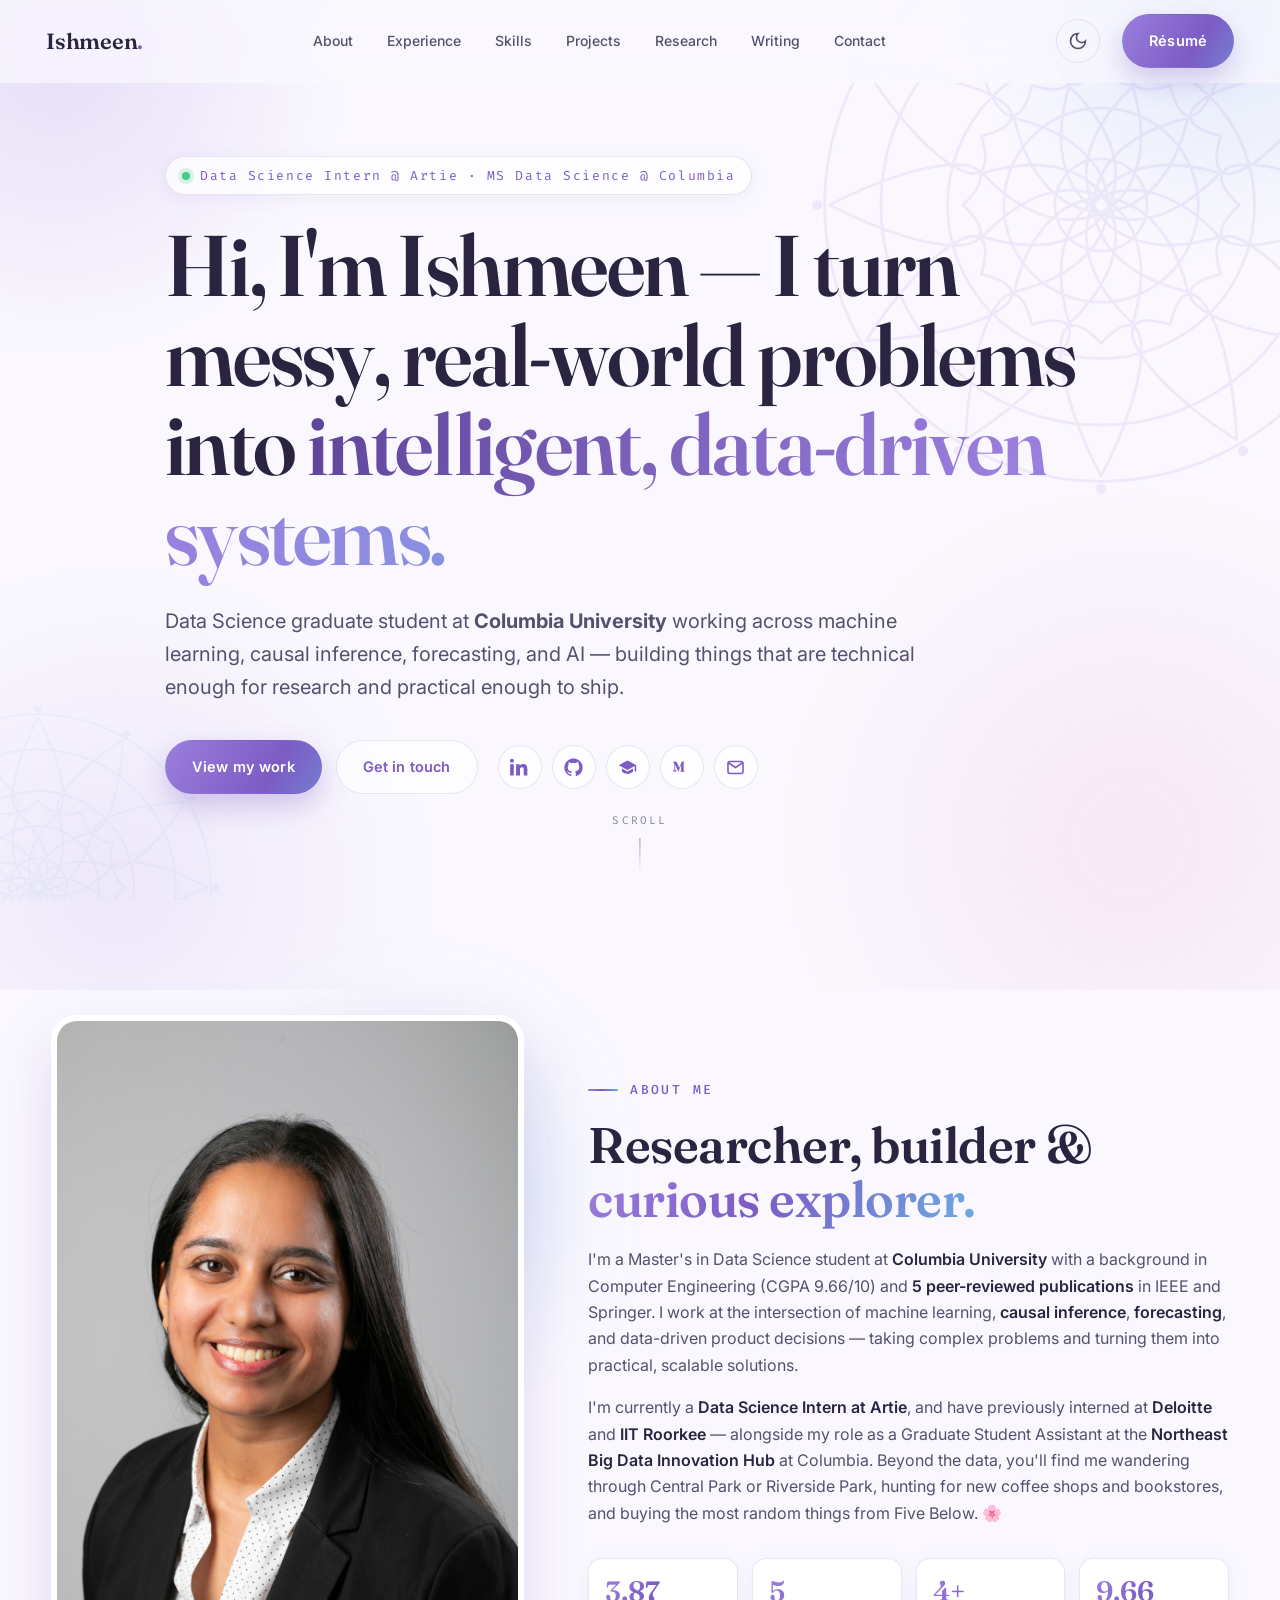
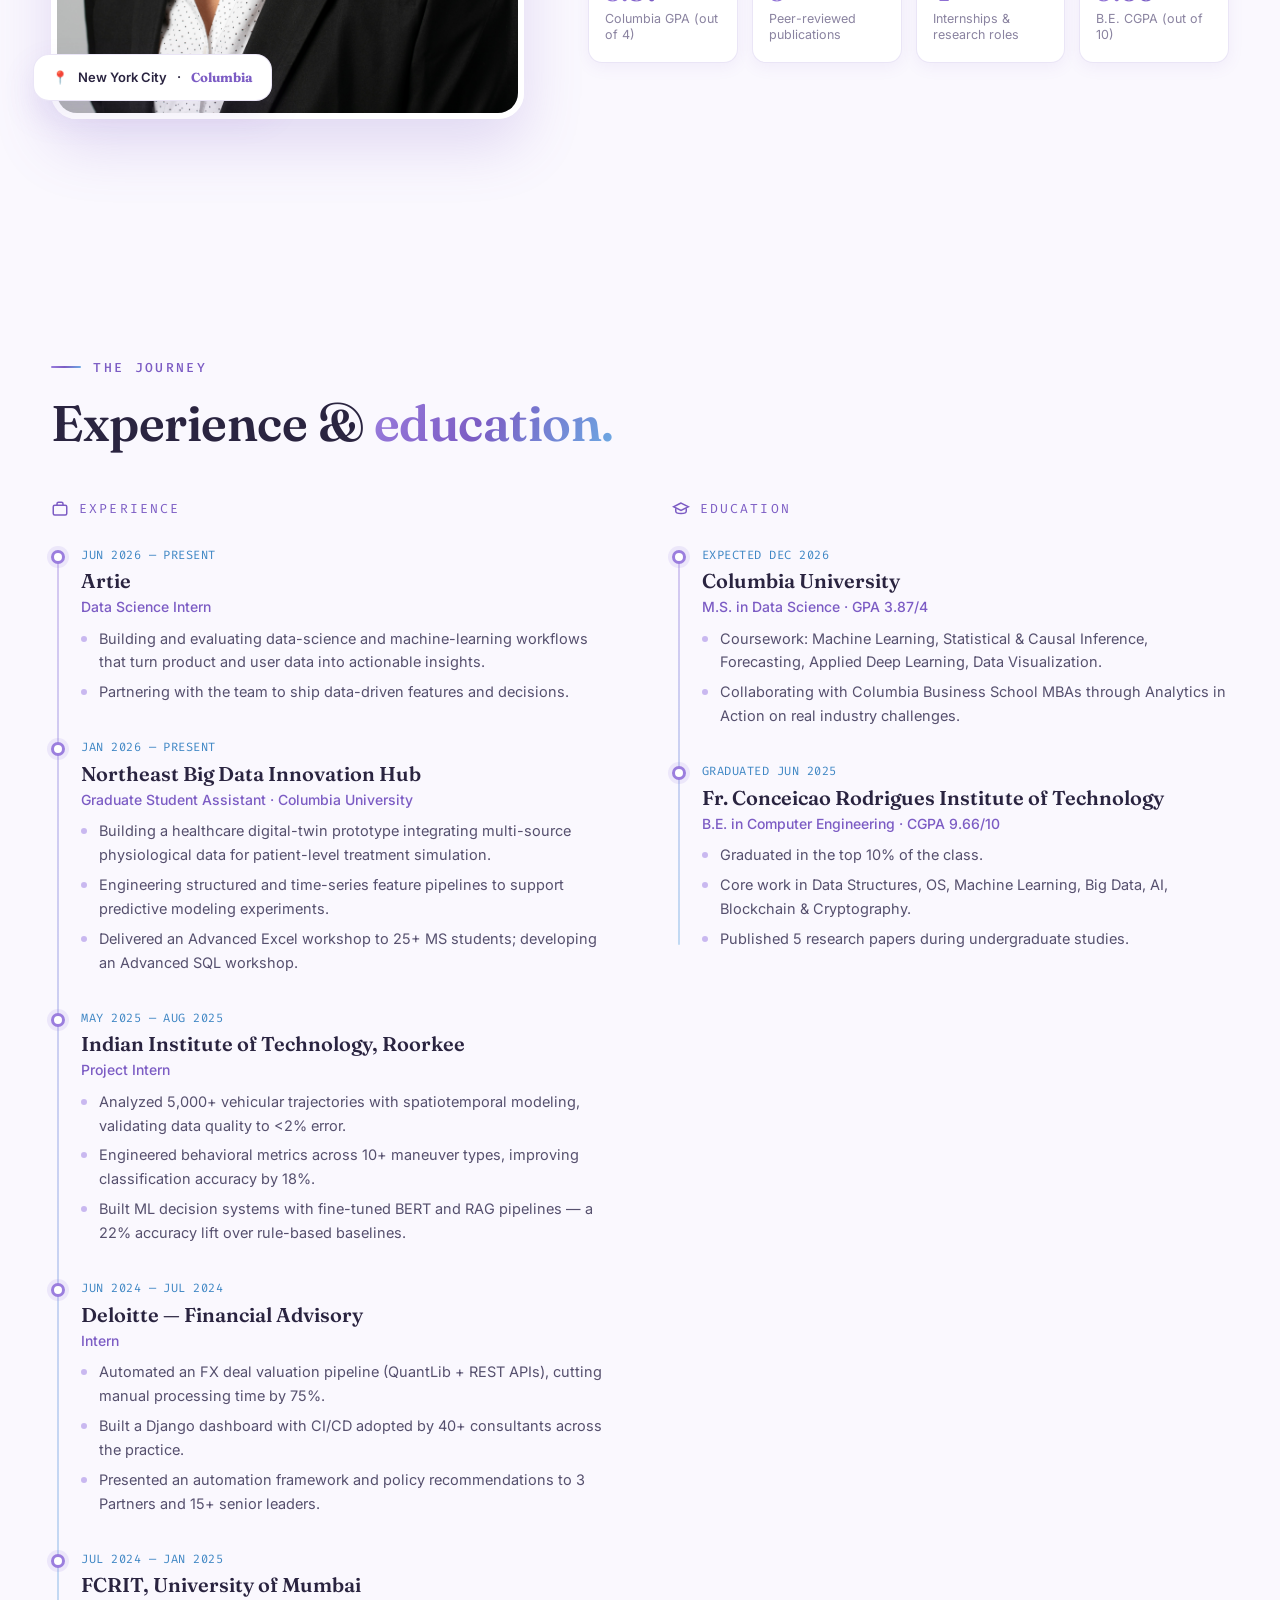
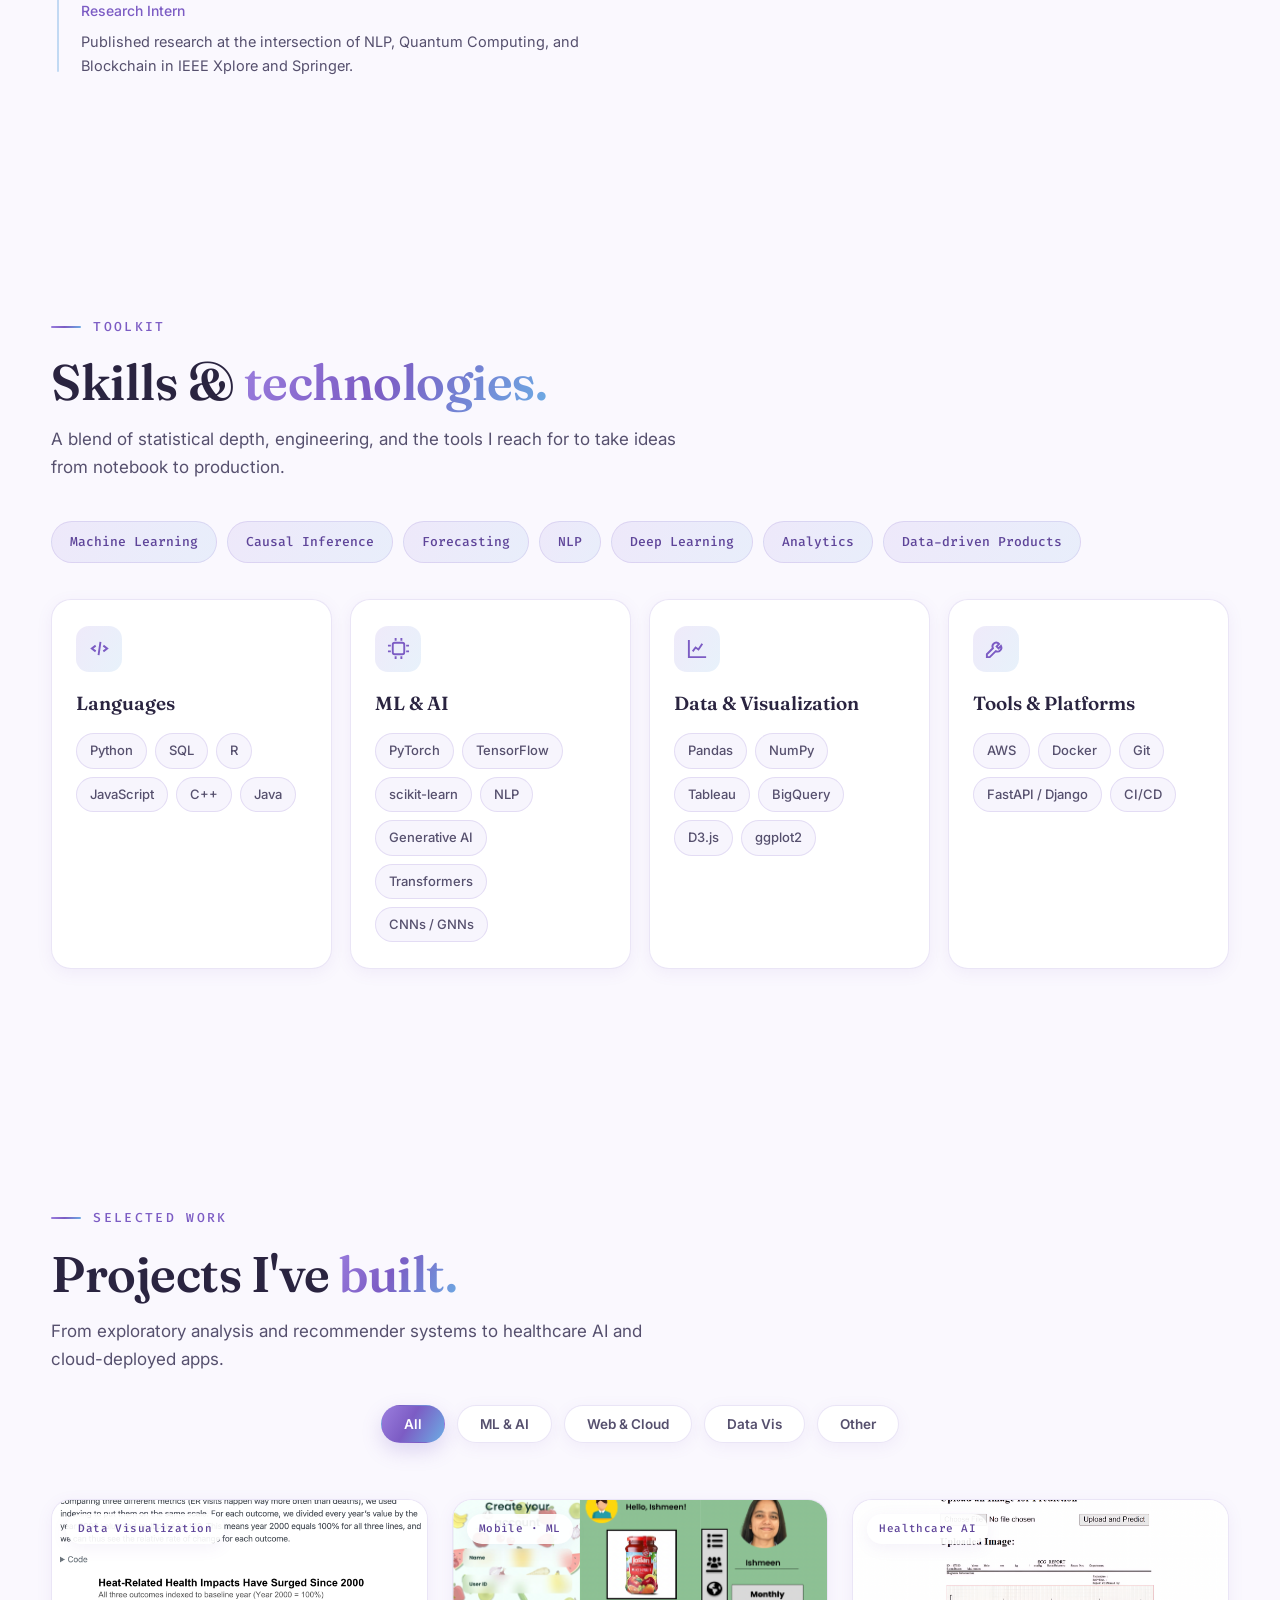
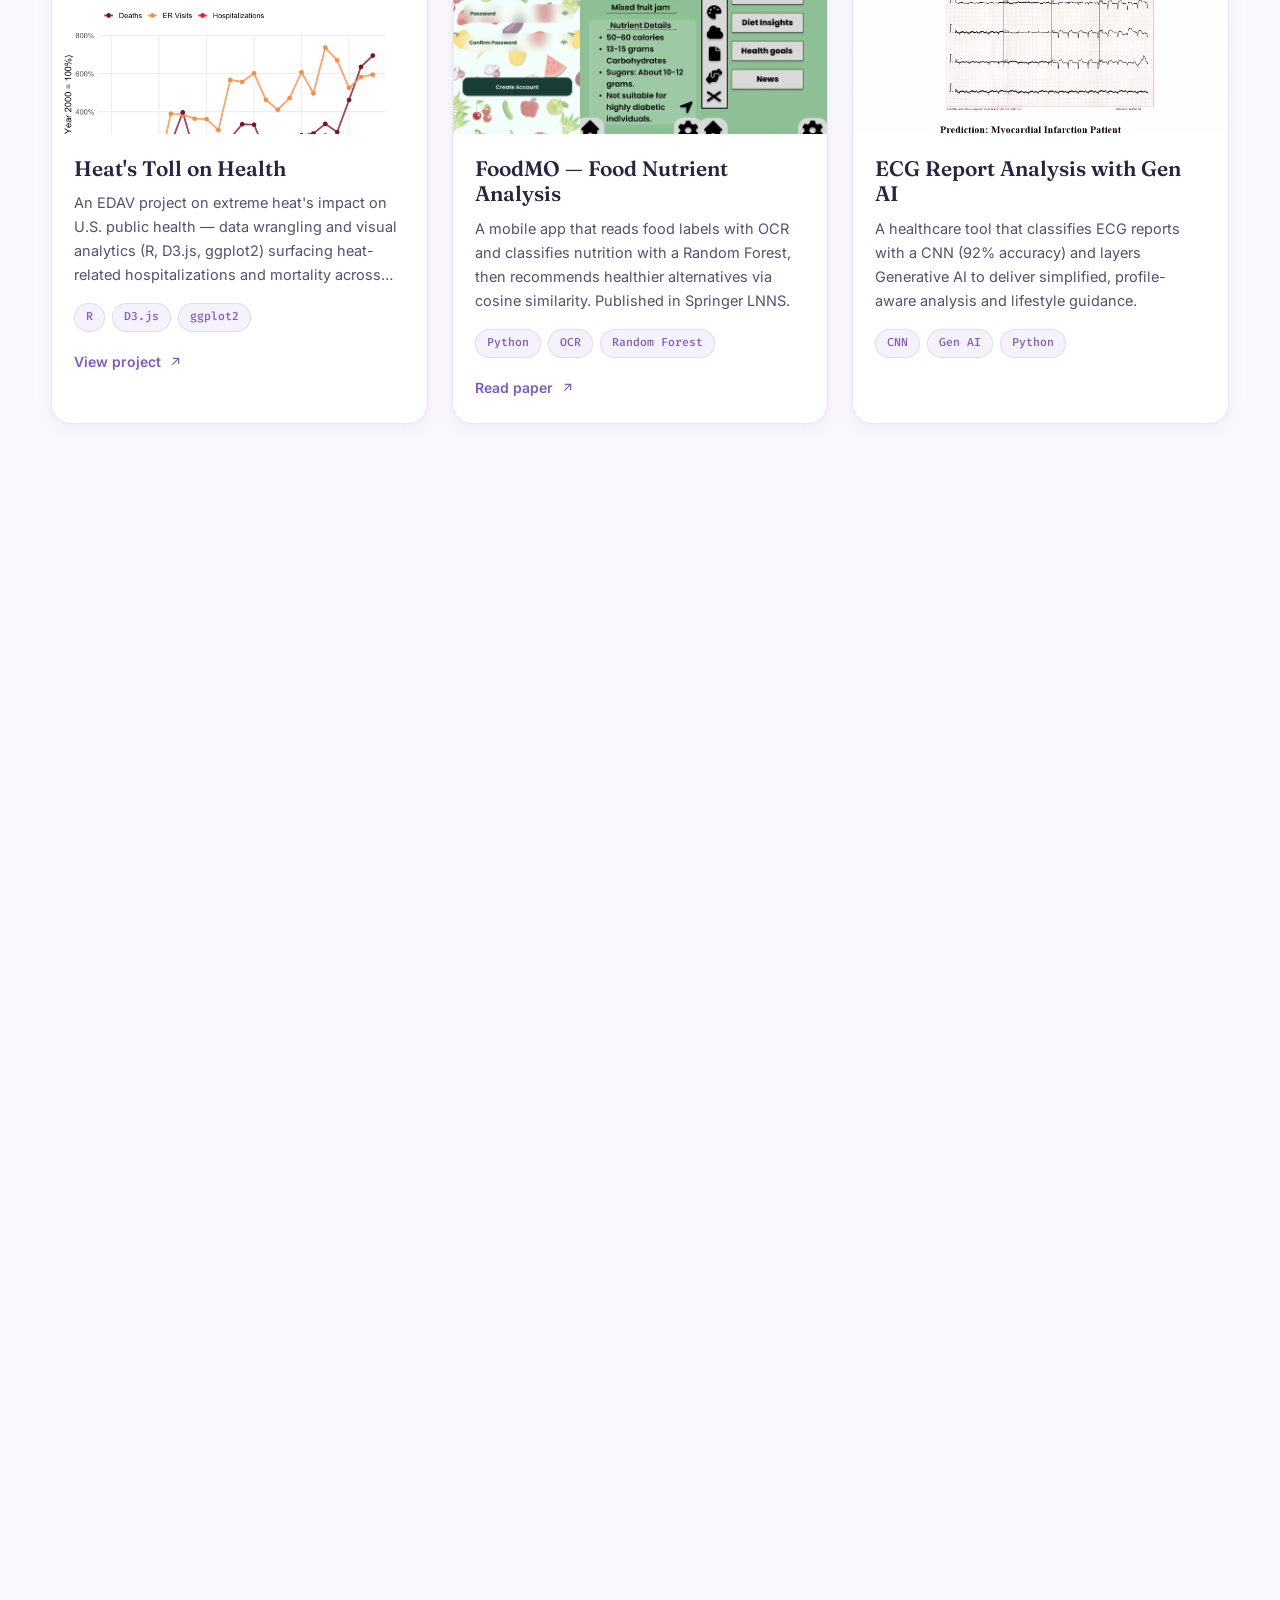
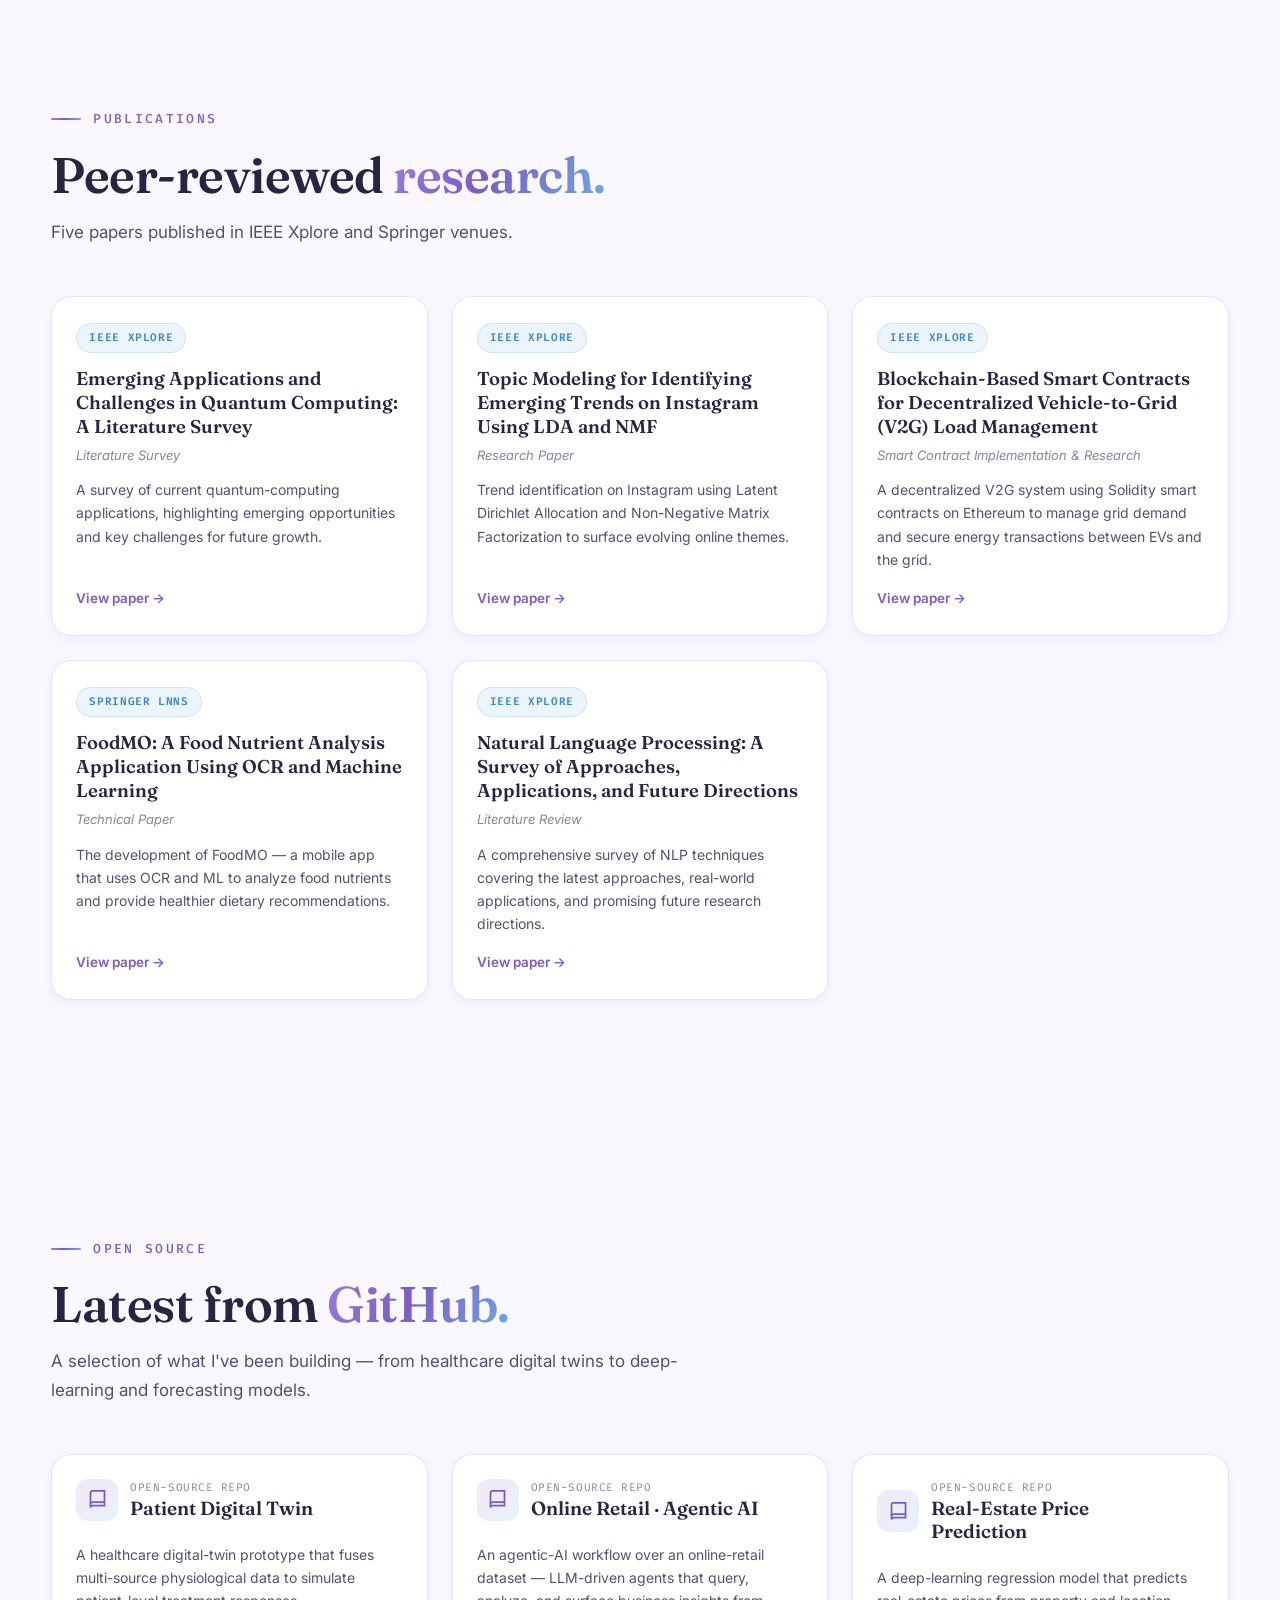
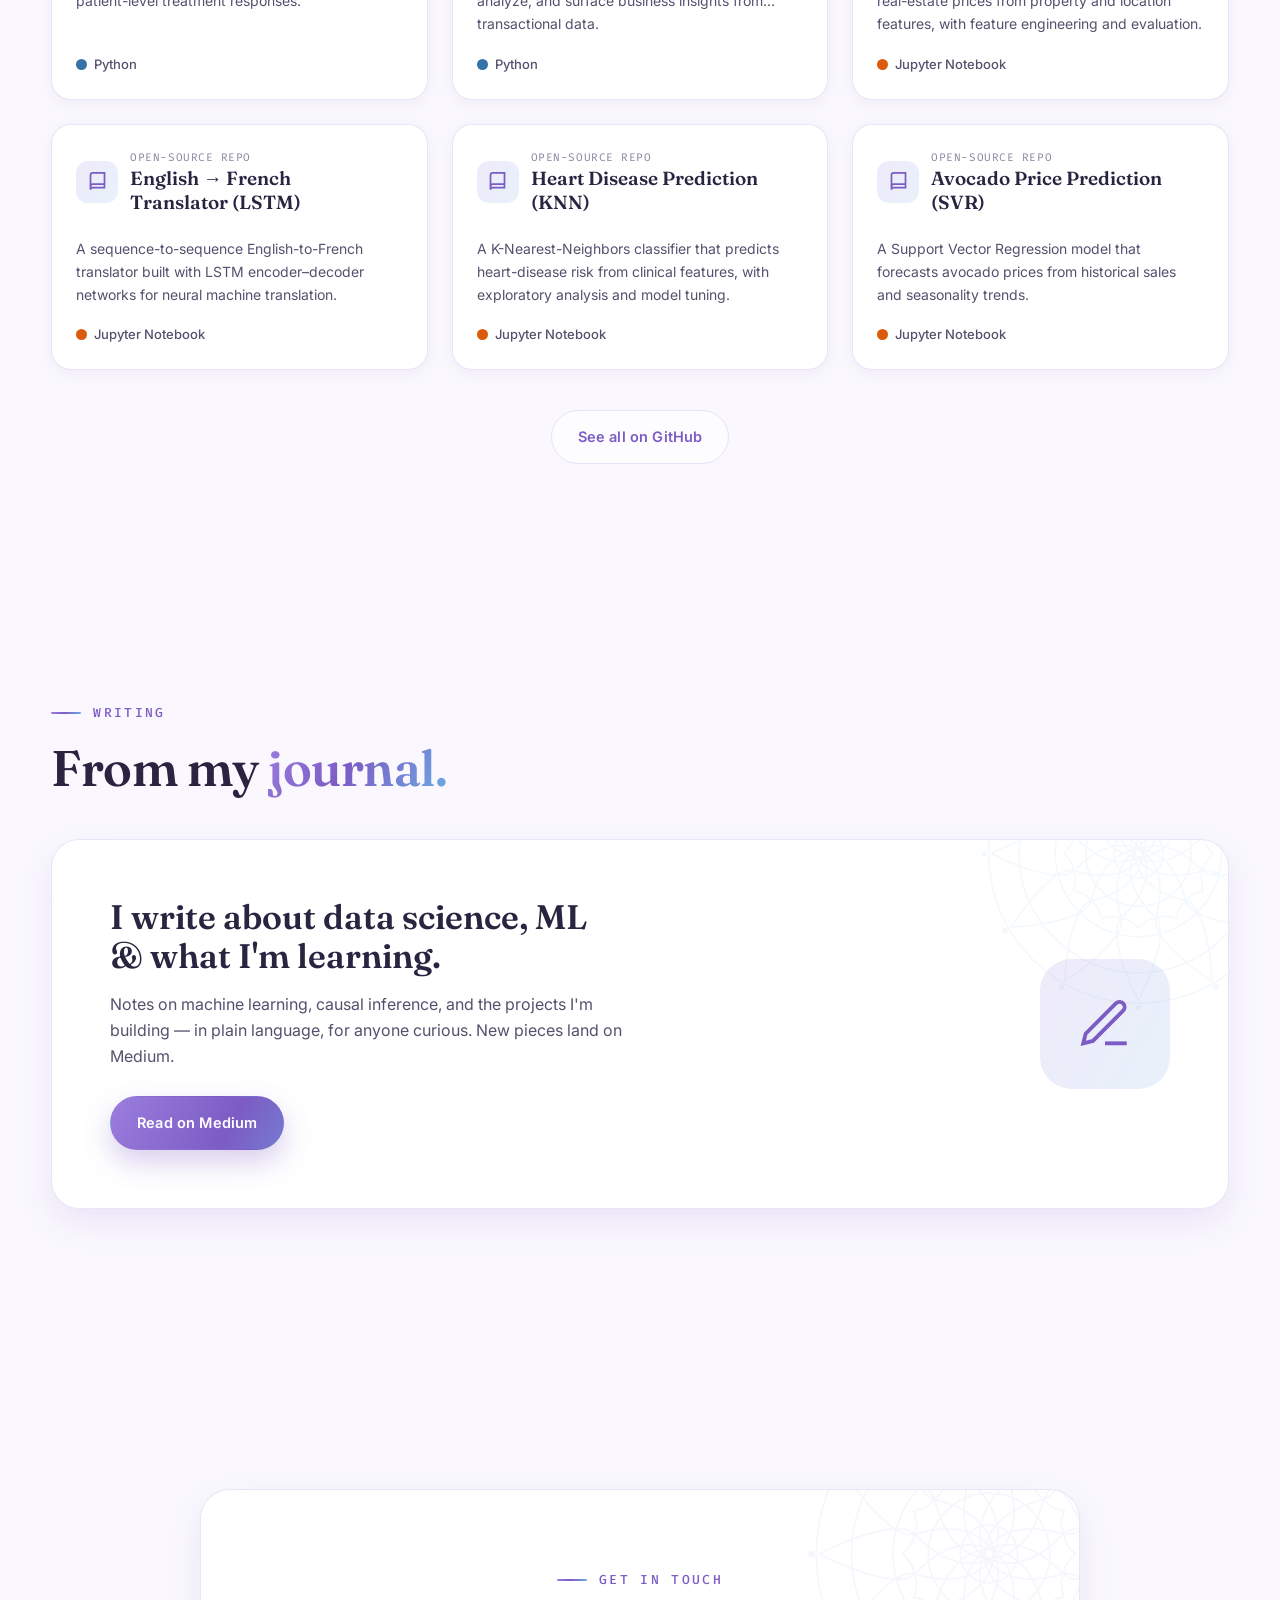
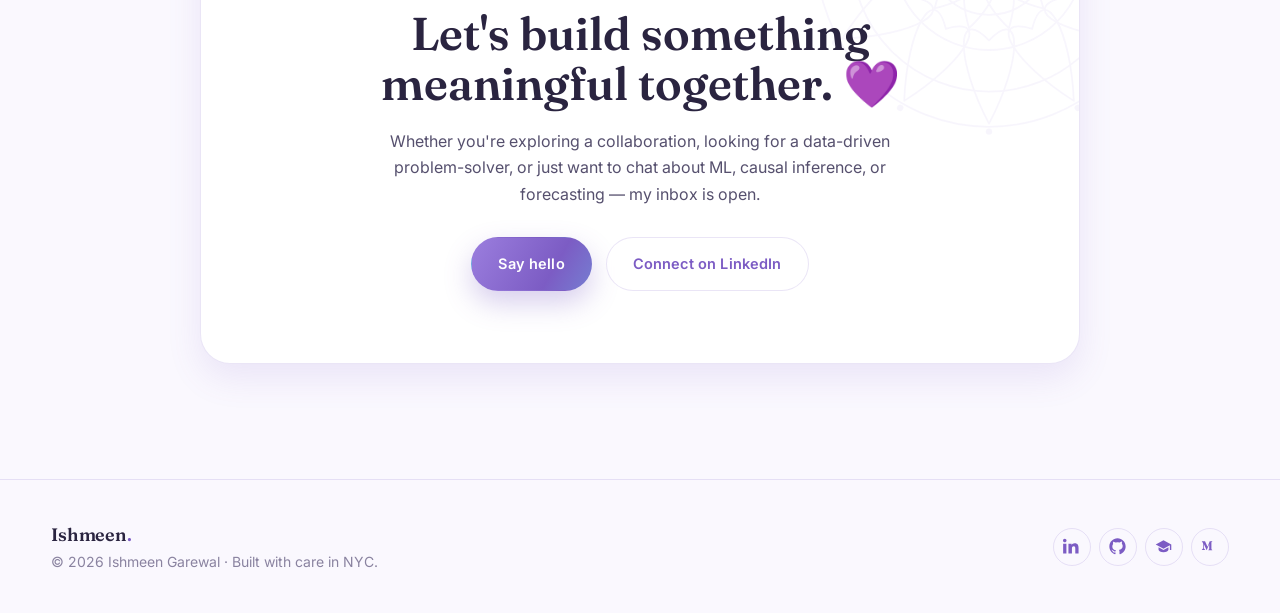
<file: index.html>
<!DOCTYPE html>
<html lang="en">

<head>
    <meta charset="utf-8">
    <title>Ishmeen Garewal — Data Scientist & ML Researcher</title>
    <meta name="description"
        content="Ishmeen Garewal — MS in Data Science at Columbia University. Machine learning, causal inference, forecasting & AI. 5 IEEE/Springer publications.">
    <meta name="author" content="Ishmeen Garewal">
    <meta name="google-site-verification" content="N4e3SIglciPJJj9xt3dGZ2HbnzJpAaA4p4KjhfLyBA8" />

    <meta property="og:type" content="website">
    <meta property="og:title" content="Ishmeen Garewal — Data Scientist & ML Researcher">
    <meta property="og:description"
        content="MS in Data Science @ Columbia · 5 IEEE/Springer publications · Machine Learning · Causal Inference · Forecasting">
    <meta property="og:url" content="https://ishmeen-11.github.io/Ishmeen-Portfolio/">
    <meta property="og:image" content="https://ishmeen-11.github.io/Ishmeen-Portfolio/images/about-photo.jpg">
    <meta name="twitter:card" content="summary_large_image">
    <meta name="twitter:title" content="Ishmeen Garewal — Data Scientist & ML Researcher">
    <meta name="twitter:description"
        content="MS in Data Science @ Columbia · Machine Learning · Causal Inference · Forecasting · 5 IEEE/Springer publications">
    <meta name="twitter:image" content="https://ishmeen-11.github.io/Ishmeen-Portfolio/images/about-photo.jpg">

    <meta name="viewport" content="width=device-width, initial-scale=1">

    <!-- fonts -->
    <link rel="preconnect" href="https://fonts.googleapis.com">
    <link rel="preconnect" href="https://fonts.gstatic.com" crossorigin>
    <link rel="preload" as="style"
        href="https://fonts.googleapis.com/css2?family=Fraunces:opsz,wght@9..144,400;9..144,500;9..144,600;9..144,700&family=Inter:wght@300;400;500;600;700&family=Fira+Code:wght@400;500;600&display=swap">
    <link rel="stylesheet"
        href="https://fonts.googleapis.com/css2?family=Fraunces:opsz,wght@9..144,400;9..144,500;9..144,600;9..144,700&family=Inter:wght@300;400;500;600;700&family=Fira+Code:wght@400;500;600&display=swap">

    <link rel="stylesheet" href="css/app.css">

    <link rel="icon" type="image/png" sizes="32x32" href="./favicon-32x32.png">
    <link rel="icon" type="image/png" sizes="16x16" href="./favicon-16x16.png">
    <link rel="apple-touch-icon" sizes="180x180" href="./apple-touch-icon.png">
    <link rel="manifest" href="/site.webmanifest">

    <script type="application/ld+json">
    {
        "@context": "https://schema.org",
        "@type": "Person",
        "name": "Ishmeen Garewal",
        "url": "https://ishmeen-11.github.io/Ishmeen-Portfolio/",
        "image": "https://ishmeen-11.github.io/Ishmeen-Portfolio/images/about-photo.jpg",
        "jobTitle": "Data Scientist",
        "email": "mailto:ishmeengarewal@gmail.com",
        "alumniOf": [
            { "@type": "CollegeOrUniversity", "name": "Columbia University" },
            { "@type": "CollegeOrUniversity", "name": "University of Mumbai" }
        ],
        "worksFor": { "@type": "Organization", "name": "Artie" },
        "knowsAbout": ["Machine Learning", "Causal Inference", "Forecasting", "Natural Language Processing", "Deep Learning", "Data Science"],
        "sameAs": [
            "https://www.linkedin.com/in/ishmeen-garewal/",
            "https://github.com/ishmeen-11",
            "https://scholar.google.ca/citations?user=CW0MP1gAAAAJ&hl=en",
            "https://medium.com/@ishmeengarewal"
        ]
    }
    </script>
</head>

<body id="top">

    <div id="progress"></div>

    <!-- ============ NAV ============ -->
    <header class="nav" id="nav">
        <a class="brand" href="#top">Ishmeen<span>.</span></a>

        <div class="nav-menu" id="navMenu">
            <ul class="nav-links">
                <li><a href="#about">About</a></li>
                <li><a href="#experience">Experience</a></li>
                <li><a href="#skills">Skills</a></li>
                <li><a href="#projects">Projects</a></li>
                <li><a href="#research">Research</a></li>
                <li><a href="#writing">Writing</a></li>
                <li><a href="#contact">Contact</a></li>
            </ul>
            <a class="btn btn-primary menu-only" href="assets/Resume_IshmeenG.pdf" target="_blank"
                rel="noopener">Résumé</a>
        </div>

        <div class="nav-cta">
            <button class="theme-toggle" id="themeToggle" aria-label="Toggle theme" style="margin-right: 10px;">
                <svg class="moon-icon" viewBox="0 0 24 24" fill="none" stroke="currentColor" stroke-width="2"><path d="M12 3a6 6 0 0 0 9 9 9 9 0 1 1-9-9Z"/></svg>
                <svg class="sun-icon" viewBox="0 0 24 24" fill="none" stroke="currentColor" stroke-width="2"><circle cx="12" cy="12" r="4"/><path d="M12 2v2M12 20v2M4.93 4.93l1.41 1.41M17.66 17.66l1.41 1.41M2 12h2M20 12h2M6.34 17.66l-1.41 1.41M19.07 4.93l-1.41 1.41"/></svg>
            </button>
            <a class="btn btn-primary" href="assets/Resume_IshmeenG.pdf" target="_blank" rel="noopener">Résumé</a>
            <button class="nav-toggle" id="navToggle" aria-label="Toggle menu"><span></span></button>
        </div>
    </header>

    <!-- ============ HERO ============ -->
    <section class="hero" id="hero">
        <img class="hero-mandala" src="images/mandala.svg" alt="" aria-hidden="true">
        <img class="hero-mandala two" src="images/mandala-blue.svg" alt="" aria-hidden="true">

        <div class="wrap hero-inner">
            <span class="hero-eyebrow"><i class="dot"></i><span class="eb-full">Data Science Intern @ Artie · MS
                    Data Science @ Columbia</span><span class="eb-short">DS Intern @ Artie · MS @ Columbia</span></span>

            <h1>Hi, I'm Ishmeen — I turn messy, real-world problems into
                <span class="accent">intelligent, data-driven systems.</span>
            </h1>

            <p class="hero-sub">
                Data Science graduate student at <strong>Columbia University</strong> working across machine
                learning, causal inference, forecasting, and AI — building things that are technical enough for
                research and practical enough to ship.
            </p>

            <div class="hero-actions">
                <a class="btn btn-primary" href="#projects">View my work</a>
                <a class="btn btn-ghost" href="#contact">Get in touch</a>

                <div class="hero-social">
                    <a class="icon-link" href="https://www.linkedin.com/in/ishmeen-garewal/" target="_blank"
                        rel="noopener" aria-label="LinkedIn">
                        <svg viewBox="0 0 24 24" fill="currentColor"><path d="M4.98 3.5C4.98 4.88 3.87 6 2.5 6S0 4.88 0 3.5 1.12 1 2.5 1 4.98 2.12 4.98 3.5zM.2 8h4.6v14H.2V8zm7.5 0h4.4v1.9h.06c.61-1.16 2.1-2.38 4.32-2.38 4.62 0 5.47 3.04 5.47 7V22h-4.6v-6.6c0-1.57-.03-3.6-2.2-3.6-2.2 0-2.54 1.72-2.54 3.49V22H7.7V8z"/></svg>
                    </a>
                    <a class="icon-link" href="https://github.com/ishmeen-11" target="_blank" rel="noopener"
                        aria-label="GitHub">
                        <svg viewBox="0 0 24 24" fill="currentColor"><path d="M12 .5C5.7.5.5 5.7.5 12c0 5.1 3.3 9.4 7.9 10.9.6.1.8-.2.8-.5v-2c-3.2.7-3.9-1.4-3.9-1.4-.5-1.3-1.3-1.7-1.3-1.7-1.1-.7.1-.7.1-.7 1.2.1 1.8 1.2 1.8 1.2 1 1.8 2.7 1.3 3.4 1 .1-.8.4-1.3.7-1.6-2.6-.3-5.3-1.3-5.3-5.7 0-1.3.5-2.3 1.2-3.1-.1-.3-.5-1.5.1-3.1 0 0 1-.3 3.3 1.2a11.5 11.5 0 0 1 6 0C17 4.6 18 4.9 18 4.9c.6 1.6.2 2.8.1 3.1.8.8 1.2 1.8 1.2 3.1 0 4.4-2.7 5.4-5.3 5.7.4.4.8 1.1.8 2.2v3.3c0 .3.2.6.8.5 4.6-1.5 7.9-5.8 7.9-10.9C23.5 5.7 18.3.5 12 .5z"/></svg>
                    </a>
                    <a class="icon-link" href="https://scholar.google.ca/citations?user=CW0MP1gAAAAJ&hl=en"
                        target="_blank" rel="noopener" aria-label="Google Scholar">
                        <svg viewBox="0 0 24 24" fill="currentColor"><path d="M12 3L1 9l11 6 9-4.9V17h2V9L12 3zM5 13.2v3.3c0 1.6 3.1 3.5 7 3.5s7-1.9 7-3.5v-3.3l-7 3.8-7-3.8z"/></svg>
                    </a>
                    <a class="icon-link" href="https://medium.com/@ishmeengarewal" target="_blank" rel="noopener"
                        aria-label="Medium">
                        <svg viewBox="0 0 24 24" fill="currentColor"><path d="M2.8 7.4c0-.2 0-.4-.2-.6L1.2 5v-.3h4.5l3.5 7.7 3.1-7.7H16V5l-1.2 1.1c-.1.1-.2.2-.1.4v9c0 .2 0 .3.1.4l1.1 1.1v.3h-5.6v-.3l1.2-1.1c.1-.1.1-.2.1-.4V8.4l-3.4 8.5h-.4L4 8.4v5.7c0 .3 0 .5.2.7l1.6 1.9v.3H1.2v-.3l1.6-1.9c.2-.2.3-.4.2-.7V7.4z"/></svg>
                    </a>
                    <a class="icon-link" href="mailto:ishmeengarewal@gmail.com" aria-label="Email">
                        <svg viewBox="0 0 24 24" fill="none" stroke="currentColor" stroke-width="2"><rect x="2.5" y="4.5" width="19" height="15" rx="2.5"/><path d="M3 6l9 6 9-6"/></svg>
                    </a>
                </div>
            </div>
        </div>

        <div class="hero-scroll">Scroll<i></i></div>
    </section>

    <!-- ============ ABOUT ============ -->
    <section id="about">
        <div class="wrap about-grid">
            <div class="about-photo reveal">
                <img src="images/about-photo.jpg" srcset="images/about-photo.jpg 1x, images/about-photo@2x.jpg 2x"
                    alt="Ishmeen Garewal">
                <div class="badge">📍 <span>New York City</span> · <b>Columbia</b></div>
            </div>

            <div class="about-body reveal">
                <span class="kicker">About me</span>
                <h2 class="section-title">Researcher, builder &amp; <span class="accent">curious explorer.</span></h2>
                <p style="margin-top:20px;">
                    I'm a Master's in Data Science student at <strong>Columbia University</strong> with a background
                    in Computer Engineering (CGPA 9.66/10) and <strong>5 peer-reviewed publications</strong> in IEEE
                    and Springer. I work at the intersection of machine learning, <strong>causal inference</strong>,
                    <strong>forecasting</strong>, and data-driven product decisions — taking complex problems and
                    turning them into practical, scalable solutions.
                </p>
                <p>
                    I'm currently a <strong>Data Science Intern at Artie</strong>, and have previously interned at
                    <strong>Deloitte</strong> and <strong>IIT Roorkee</strong> — alongside my role as a Graduate
                    Student Assistant at the <strong>Northeast Big Data Innovation Hub</strong> at Columbia. Beyond
                    the data, you'll find me wandering through Central Park or Riverside Park, hunting for new coffee
                    shops and bookstores, and buying the most random things from Five Below. 🌸
                </p>

                <div class="stats">
                    <div class="stat">
                        <div class="num">3.87</div>
                        <div class="lbl">Columbia GPA (out of 4)</div>
                    </div>
                    <div class="stat">
                        <div class="num">5</div>
                        <div class="lbl">Peer-reviewed publications</div>
                    </div>
                    <div class="stat">
                        <div class="num">4+</div>
                        <div class="lbl">Internships &amp; research roles</div>
                    </div>
                    <div class="stat">
                        <div class="num">9.66</div>
                        <div class="lbl">B.E. CGPA (out of 10)</div>
                    </div>
                </div>
            </div>
        </div>
    </section>

    <!-- ============ EXPERIENCE / EDUCATION ============ -->
    <section id="experience">
        <div class="wrap">
            <div class="reveal">
                <span class="kicker">The journey</span>
                <h2 class="section-title">Experience &amp; <span class="accent">education.</span></h2>
            </div>

            <div class="two-col">
                <div class="reveal">
                    <div class="col-head">
                        <svg viewBox="0 0 24 24" fill="none" stroke="currentColor" stroke-width="2"><rect x="3" y="7" width="18" height="13" rx="2"/><path d="M8 7V5a2 2 0 0 1 2-2h4a2 2 0 0 1 2 2v2"/></svg>
                        Experience
                    </div>
                    <div class="timeline">
                        <div class="tl-item">
                            <div class="when">Jun 2026 — Present</div>
                            <h4>Artie</h4>
                            <div class="role">Data Science Intern</div>
                            <ul>
                                <li>Building and evaluating data-science and machine-learning workflows that turn product and user data into actionable insights.</li>
                                <li>Partnering with the team to ship data-driven features and decisions.</li>
                            </ul>
                        </div>
                        <div class="tl-item">
                            <div class="when">Jan 2026 — Present</div>
                            <h4>Northeast Big Data Innovation Hub</h4>
                            <div class="role">Graduate Student Assistant · Columbia University</div>
                            <ul>
                                <li>Building a healthcare digital-twin prototype integrating multi-source physiological data for patient-level treatment simulation.</li>
                                <li>Engineering structured and time-series feature pipelines to support predictive modeling experiments.</li>
                                <li>Delivered an Advanced Excel workshop to 25+ MS students; developing an Advanced SQL workshop.</li>
                            </ul>
                        </div>
                        <div class="tl-item">
                            <div class="when">May 2025 — Aug 2025</div>
                            <h4>Indian Institute of Technology, Roorkee</h4>
                            <div class="role">Project Intern</div>
                            <ul>
                                <li>Analyzed 5,000+ vehicular trajectories with spatiotemporal modeling, validating data quality to &lt;2% error.</li>
                                <li>Engineered behavioral metrics across 10+ maneuver types, improving classification accuracy by 18%.</li>
                                <li>Built ML decision systems with fine-tuned BERT and RAG pipelines — a 22% accuracy lift over rule-based baselines.</li>
                            </ul>
                        </div>
                        <div class="tl-item">
                            <div class="when">Jun 2024 — Jul 2024</div>
                            <h4>Deloitte — Financial Advisory</h4>
                            <div class="role">Intern</div>
                            <ul>
                                <li>Automated an FX deal valuation pipeline (QuantLib + REST APIs), cutting manual processing time by 75%.</li>
                                <li>Built a Django dashboard with CI/CD adopted by 40+ consultants across the practice.</li>
                                <li>Presented an automation framework and policy recommendations to 3 Partners and 15+ senior leaders.</li>
                            </ul>
                        </div>
                        <div class="tl-item">
                            <div class="when">Jul 2024 — Jan 2025</div>
                            <h4>FCRIT, University of Mumbai</h4>
                            <div class="role">Research Intern</div>
                            <p>Published research at the intersection of NLP, Quantum Computing, and Blockchain in IEEE Xplore and Springer.</p>
                        </div>
                    </div>
                </div>

                <div class="reveal">
                    <div class="col-head">
                        <svg viewBox="0 0 24 24" fill="none" stroke="currentColor" stroke-width="2"><path d="M12 4 2 9l10 5 10-5-10-5z"/><path d="M5 11v4c0 1.7 3.1 3 7 3s7-1.3 7-3v-4"/></svg>
                        Education
                    </div>
                    <div class="timeline">
                        <div class="tl-item">
                            <div class="when">Expected Dec 2026</div>
                            <h4>Columbia University</h4>
                            <div class="role">M.S. in Data Science · GPA 3.87/4</div>
                            <ul>
                                <li>Coursework: Machine Learning, Statistical &amp; Causal Inference, Forecasting, Applied Deep Learning, Data Visualization.</li>
                                <li>Collaborating with Columbia Business School MBAs through Analytics in Action on real industry challenges.</li>
                            </ul>
                        </div>
                        <div class="tl-item">
                            <div class="when">Graduated Jun 2025</div>
                            <h4>Fr. Conceicao Rodrigues Institute of Technology</h4>
                            <div class="role">B.E. in Computer Engineering · CGPA 9.66/10</div>
                            <ul>
                                <li>Graduated in the top 10% of the class.</li>
                                <li>Core work in Data Structures, OS, Machine Learning, Big Data, AI, Blockchain &amp; Cryptography.</li>
                                <li>Published 5 research papers during undergraduate studies.</li>
                            </ul>
                        </div>
                    </div>
                </div>
            </div>
        </div>
    </section>

    <!-- ============ SKILLS ============ -->
    <section id="skills">
        <div class="wrap">
            <div class="reveal">
                <span class="kicker">Toolkit</span>
                <h2 class="section-title">Skills &amp; <span class="accent">technologies.</span></h2>
                <p class="section-intro">A blend of statistical depth, engineering, and the tools I reach for to take
                    ideas from notebook to production.</p>
            </div>

            <div class="focus-row reveal">
                <span class="focus-chip">Machine Learning</span>
                <span class="focus-chip">Causal Inference</span>
                <span class="focus-chip">Forecasting</span>
                <span class="focus-chip">NLP</span>
                <span class="focus-chip">Deep Learning</span>
                <span class="focus-chip">Analytics</span>
                <span class="focus-chip">Data-driven Products</span>
            </div>

            <div class="skill-grid">
                <div class="skill-card reveal">
                    <div class="ic"><svg viewBox="0 0 24 24" fill="none" stroke="currentColor" stroke-width="2"><path d="M8 9l-4 3 4 3M16 9l4 3-4 3M13 5l-2 14"/></svg></div>
                    <h3>Languages</h3>
                    <div class="chips">
                        <span class="chip">Python</span><span class="chip">SQL</span><span class="chip">R</span>
                        <span class="chip">JavaScript</span><span class="chip">C++</span><span class="chip">Java</span>
                    </div>
                </div>
                <div class="skill-card reveal">
                    <div class="ic"><svg viewBox="0 0 24 24" fill="none" stroke="currentColor" stroke-width="2"><rect x="6" y="6" width="12" height="12" rx="2"/><path d="M9 1v3M15 1v3M9 20v3M15 20v3M1 9h3M1 15h3M20 9h3M20 15h3"/></svg></div>
                    <h3>ML &amp; AI</h3>
                    <div class="chips">
                        <span class="chip">PyTorch</span><span class="chip">TensorFlow</span><span class="chip">scikit-learn</span>
                        <span class="chip">NLP</span><span class="chip">Generative AI</span><span class="chip">Transformers</span>
                        <span class="chip">CNNs / GNNs</span>
                    </div>
                </div>
                <div class="skill-card reveal">
                    <div class="ic"><svg viewBox="0 0 24 24" fill="none" stroke="currentColor" stroke-width="2"><path d="M3 3v18h18"/><path d="M7 15l3-4 3 2 4-6"/></svg></div>
                    <h3>Data &amp; Visualization</h3>
                    <div class="chips">
                        <span class="chip">Pandas</span><span class="chip">NumPy</span><span class="chip">Tableau</span>
                        <span class="chip">BigQuery</span><span class="chip">D3.js</span><span class="chip">ggplot2</span>
                    </div>
                </div>
                <div class="skill-card reveal">
                    <div class="ic"><svg viewBox="0 0 24 24" fill="none" stroke="currentColor" stroke-width="2"><path d="M14.7 6.3a4 4 0 0 0-5.4 5.4L3 18v3h3l6.3-6.3a4 4 0 0 0 5.4-5.4l-2.5 2.5-2-2 2.5-2.5z"/></svg></div>
                    <h3>Tools &amp; Platforms</h3>
                    <div class="chips">
                        <span class="chip">AWS</span><span class="chip">Docker</span><span class="chip">Git</span>
                        <span class="chip">FastAPI / Django</span><span class="chip">CI/CD</span>
                    </div>
                </div>
            </div>
        </div>
    </section>

    <!-- ============ PROJECTS ============ -->
    <section id="projects">
        <div class="wrap">
            <div class="reveal">
                <span class="kicker">Selected work</span>
                <h2 class="section-title">Projects I've <span class="accent">built.</span></h2>
                <p class="section-intro">From exploratory analysis and recommender systems to healthcare AI and
                    cloud-deployed apps.</p>
            </div>

            <!-- Project Category Filters -->
            <div class="project-filters reveal">
                <button class="btn-filter active" data-filter="all">All</button>
                <button class="btn-filter" data-filter="ml-ai">ML &amp; AI</button>
                <button class="btn-filter" data-filter="web-cloud">Web &amp; Cloud</button>
                <button class="btn-filter" data-filter="data-vis">Data Vis</button>
                <button class="btn-filter" data-filter="misc">Other</button>
            </div>

            <div class="card-grid" id="projectGrid">
                <!-- Heat -->
                <article class="project-card reveal" data-category="data-vis">
                    <div class="project-media">
                        <span class="project-cat">Data Visualization</span>
                        <img src="images/portfolio/gallery/heat_ss.png" alt="Heat's Toll on Health" loading="lazy">
                    </div>
                    <div class="project-body">
                        <h3>Heat's Toll on Health</h3>
                        <p>An EDAV project on extreme heat's impact on U.S. public health — data wrangling and visual
                             analytics (R, D3.js, ggplot2) surfacing heat-related hospitalizations and mortality across
                             regions and demographics.</p>
                        <div class="tags"><span class="tag">R</span><span class="tag">D3.js</span><span class="tag">ggplot2</span></div>
                        <a class="project-link" href="https://ishmeen-11.github.io/EDAV-Project/" target="_blank" rel="noopener">View project
                            <svg viewBox="0 0 24 24" fill="none" stroke="currentColor" stroke-width="2"><path d="M7 17 17 7M8 7h9v9"/></svg></a>
                    </div>
                </article>

                <!-- FoodMO -->
                <article class="project-card reveal" data-category="ml-ai">
                    <div class="project-media">
                        <span class="project-cat">Mobile · ML</span>
                        <img src="images/portfolio/gallery/foodmo_imp.png" alt="FoodMO" loading="lazy">
                    </div>
                    <div class="project-body">
                        <h3>FoodMO — Food Nutrient Analysis</h3>
                        <p>A mobile app that reads food labels with OCR and classifies nutrition with a Random Forest,
                            then recommends healthier alternatives via cosine similarity. Published in Springer LNNS.</p>
                        <div class="tags"><span class="tag">Python</span><span class="tag">OCR</span><span class="tag">Random Forest</span></div>
                        <a class="project-link" href="https://link.springer.com/chapter/10.1007/978-981-97-8526-1_47" target="_blank" rel="noopener">Read paper
                            <svg viewBox="0 0 24 24" fill="none" stroke="currentColor" stroke-width="2"><path d="M7 17 17 7M8 7h9v9"/></svg></a>
                    </div>
                </article>

                <!-- ECG -->
                <article class="project-card reveal" data-category="ml-ai">
                    <div class="project-media">
                        <span class="project-cat">Healthcare AI</span>
                        <img src="images/portfolio/gallery/ecg.png" alt="ECG Report Analysis" loading="lazy">
                    </div>
                    <div class="project-body">
                        <h3>ECG Report Analysis with Gen AI</h3>
                        <p>A healthcare tool that classifies ECG reports with a CNN (92% accuracy) and layers
                            Generative AI to deliver simplified, profile-aware analysis and lifestyle guidance.</p>
                        <div class="tags"><span class="tag">CNN</span><span class="tag">Gen AI</span><span class="tag">Python</span></div>
                    </div>
                </article>

                <!-- MyReckList -->
                <article class="project-card reveal" data-category="ml-ai">
                    <div class="project-media">
                        <span class="project-cat">Recommender System</span>
                        <img src="images/portfolio/gallery/rec.png" alt="MyReckList" loading="lazy">
                    </div>
                    <div class="project-body">
                        <h3>MyReckList — Recommendations</h3>
                        <p>A recommendation engine for movies and books using Alternating Least Squares (ALS) and
                            collaborative filtering to deliver the top-10 most relevant, personalized picks.</p>
                        <div class="tags"><span class="tag">Python</span><span class="tag">ALS</span><span class="tag">Collaborative Filtering</span></div>
                    </div>
                </article>

                <!-- Bridgerton -->
                <article class="project-card reveal" data-category="web-cloud">
                    <div class="project-media">
                        <span class="project-cat">Web App</span>
                        <img src="images/portfolio/gallery/bridgerton.png" alt="Bridgerton Watch Party" loading="lazy">
                    </div>
                    <div class="project-body">
                        <h3>Bridgerton Watch Party</h3>
                        <p>A playful, highly-stylized watch-party app — a Regency-era translator powered by Gen AI,
                            gossip polls, character quizzes, and live chat, deployed on Netlify.</p>
                        <div class="tags"><span class="tag">React</span><span class="tag">Gen AI</span><span class="tag">Netlify</span></div>
                        <a class="project-link" href="https://bridgertonparty.netlify.app/" target="_blank" rel="noopener">Visit site
                            <svg viewBox="0 0 24 24" fill="none" stroke="currentColor" stroke-width="2"><path d="M7 17 17 7M8 7h9v9"/></svg></a>
                    </div>
                </article>

                <!-- Physics IRL -->
                <article class="project-card reveal" data-category="misc">
                    <div class="project-media">
                        <span class="project-cat">Augmented Reality</span>
                        <img src="images/portfolio/gallery/phy.png" alt="Physics IRL" loading="lazy">
                    </div>
                    <div class="project-body">
                        <h3>Physics IRL</h3>
                        <p>An augmented-reality app that makes physics tangible — place 3D objects on detected
                            surfaces to study gravity and friction, built in Unity with custom C# scripts.</p>
                        <div class="tags"><span class="tag">Unity</span><span class="tag">C#</span><span class="tag">AR</span></div>
                    </div>
                </article>

                <!-- ToDo -->
                <article class="project-card reveal" data-category="web-cloud">
                    <div class="project-media">
                        <span class="project-cat">Cloud Computing</span>
                        <img src="images/portfolio/gallery/todolist.png" alt="Cloud ToDo List" loading="lazy">
                    </div>
                    <div class="project-body">
                        <h3>Cloud-Based To-Do List</h3>
                        <p>A scalable task manager on AWS EC2 with auto-scaling and Django — multi-user real-time
                            collaboration, full CRUD operations, and high availability across devices.</p>
                        <div class="tags"><span class="tag">Django</span><span class="tag">AWS EC2</span><span class="tag">Python</span></div>
                        <a class="project-link" href="https://github.com/ishmeen-11/TODO" target="_blank" rel="noopener">View code
                            <svg viewBox="0 0 24 24" fill="none" stroke="currentColor" stroke-width="2"><path d="M7 17 17 7M8 7h9v9"/></svg></a>
                    </div>
                </article>

                <!-- Umanita -->
                <article class="project-card reveal" data-category="web-cloud">
                    <div class="project-media">
                        <span class="project-cat">Web Platform</span>
                        <img src="images/portfolio/gallery/umanita_page.png" alt="Umanità" loading="lazy">
                    </div>
                    <div class="project-body">
                        <h3>Umanità</h3>
                        <p>A platform for NGOs to build customizable websites — donation integrations, event listings,
                            and volunteer sign-ups to grow their online presence and community.</p>
                        <div class="tags"><span class="tag">HTML</span><span class="tag">CSS</span><span class="tag">JavaScript</span></div>
                    </div>
                </article>
            </div>
        </div>
    </section>

    <!-- ============ RESEARCH / PUBLICATIONS ============ -->
    <section id="research">
        <div class="wrap">
            <div class="reveal">
                <span class="kicker">Publications</span>
                <h2 class="section-title">Peer-reviewed <span class="accent">research.</span></h2>
                <p class="section-intro">Five papers published in IEEE Xplore and Springer venues.</p>
            </div>

            <div class="card-grid">
                <article class="pub-card reveal">
                    <span class="pub-venue">IEEE Xplore</span>
                    <h3>Emerging Applications and Challenges in Quantum Computing: A Literature Survey</h3>
                    <p class="type">Literature Survey</p>
                    <p class="desc">A survey of current quantum-computing applications, highlighting emerging
                        opportunities and key challenges for future growth.</p>
                    <a class="more" href="https://ieeexplore.ieee.org/abstract/document/10645271" target="_blank" rel="noopener">View paper →</a>
                </article>

                <article class="pub-card reveal">
                    <span class="pub-venue">IEEE Xplore</span>
                    <h3>Topic Modeling for Identifying Emerging Trends on Instagram Using LDA and NMF</h3>
                    <p class="type">Research Paper</p>
                    <p class="desc">Trend identification on Instagram using Latent Dirichlet Allocation and Non-Negative
                        Matrix Factorization to surface evolving online themes.</p>
                    <a class="more" href="https://ieeexplore.ieee.org/document/10717021" target="_blank" rel="noopener">View paper →</a>
                </article>

                <article class="pub-card reveal">
                    <span class="pub-venue">IEEE Xplore</span>
                    <h3>Blockchain-Based Smart Contracts for Decentralized Vehicle-to-Grid (V2G) Load Management</h3>
                    <p class="type">Smart Contract Implementation &amp; Research</p>
                    <p class="desc">A decentralized V2G system using Solidity smart contracts on Ethereum to manage grid
                        demand and secure energy transactions between EVs and the grid.</p>
                    <a class="more" href="https://ieeexplore.ieee.org/document/10866137" target="_blank" rel="noopener">View paper →</a>
                </article>

                <article class="pub-card reveal">
                    <span class="pub-venue">Springer LNNS</span>
                    <h3>FoodMO: A Food Nutrient Analysis Application Using OCR and Machine Learning</h3>
                    <p class="type">Technical Paper</p>
                    <p class="desc">The development of FoodMO — a mobile app that uses OCR and ML to analyze food
                        nutrients and provide healthier dietary recommendations.</p>
                    <a class="more" href="https://link.springer.com/chapter/10.1007/978-981-97-8526-1_47" target="_blank" rel="noopener">View paper →</a>
                </article>

                <article class="pub-card reveal">
                    <span class="pub-venue">IEEE Xplore</span>
                    <h3>Natural Language Processing: A Survey of Approaches, Applications, and Future Directions</h3>
                    <p class="type">Literature Review</p>
                    <p class="desc">A comprehensive survey of NLP techniques covering the latest approaches, real-world
                        applications, and promising future research directions.</p>
                    <a class="more" href="https://ieeexplore.ieee.org/abstract/document/10941573" target="_blank" rel="noopener">View paper →</a>
                </article>
            </div>
        </div>
    </section>

    <!-- ============ OPEN SOURCE (GitHub) ============ -->
    <section id="opensource">
        <div class="wrap">
            <div class="reveal">
                <span class="kicker">Open source</span>
                <h2 class="section-title">Latest from <span class="accent">GitHub.</span></h2>
                <p class="section-intro">A selection of what I've been building — from healthcare digital twins to
                    deep-learning and forecasting models.</p>
            </div>

            <div class="card-grid">
                <a class="repo-card reveal" href="https://github.com/ishmeen-11/Patient-Digital-Twin" target="_blank" rel="noopener">
                    <span class="ext"><svg viewBox="0 0 24 24" fill="none" stroke="currentColor" stroke-width="2"><path d="M7 17 17 7M8 7h9v9"/></svg></span>
                    <div class="repo-top">
                        <div class="repo-ic"><svg viewBox="0 0 24 24" fill="none" stroke="currentColor" stroke-width="2"><path d="M4 4.5A2.5 2.5 0 0 1 6.5 2H20v17H6.5A2.5 2.5 0 0 0 4 21.5V4.5z"/><path d="M4 17.5A2.5 2.5 0 0 1 6.5 15H20"/></svg></div>
                        <div><div class="repo-kicker">Open-source repo</div><h3>Patient Digital Twin</h3></div>
                    </div>
                    <p>A healthcare digital-twin prototype that fuses multi-source physiological data to simulate patient-level treatment responses.</p>
                    <div class="repo-meta"><span class="repo-lang"><i class="lang-dot" style="background:#3572A5"></i>Python</span></div>
                </a>

                <a class="repo-card reveal" href="https://github.com/ishmeen-11/Online-Retail-Data-Agentic-AI" target="_blank" rel="noopener">
                    <span class="ext"><svg viewBox="0 0 24 24" fill="none" stroke="currentColor" stroke-width="2"><path d="M7 17 17 7M8 7h9v9"/></svg></span>
                    <div class="repo-top">
                        <div class="repo-ic"><svg viewBox="0 0 24 24" fill="none" stroke="currentColor" stroke-width="2"><path d="M4 4.5A2.5 2.5 0 0 1 6.5 2H20v17H6.5A2.5 2.5 0 0 0 4 21.5V4.5z"/><path d="M4 17.5A2.5 2.5 0 0 1 6.5 15H20"/></svg></div>
                        <div><div class="repo-kicker">Open-source repo</div><h3>Online Retail · Agentic AI</h3></div>
                    </div>
                    <p>An agentic-AI workflow over an online-retail dataset — LLM-driven agents that query, analyze, and surface business insights from transactional data.</p>
                    <div class="repo-meta"><span class="repo-lang"><i class="lang-dot" style="background:#3572A5"></i>Python</span></div>
                </a>

                <a class="repo-card reveal" href="https://github.com/ishmeen-11/Deep-Learning-for-Real-Estate-Price-Prediction" target="_blank" rel="noopener">
                    <span class="ext"><svg viewBox="0 0 24 24" fill="none" stroke="currentColor" stroke-width="2"><path d="M7 17 17 7M8 7h9v9"/></svg></span>
                    <div class="repo-top">
                        <div class="repo-ic"><svg viewBox="0 0 24 24" fill="none" stroke="currentColor" stroke-width="2"><path d="M4 4.5A2.5 2.5 0 0 1 6.5 2H20v17H6.5A2.5 2.5 0 0 0 4 21.5V4.5z"/><path d="M4 17.5A2.5 2.5 0 0 1 6.5 15H20"/></svg></div>
                        <div><div class="repo-kicker">Open-source repo</div><h3>Real-Estate Price Prediction</h3></div>
                    </div>
                    <p>A deep-learning regression model that predicts real-estate prices from property and location features, with feature engineering and evaluation.</p>
                    <div class="repo-meta"><span class="repo-lang"><i class="lang-dot" style="background:#DA5B0B"></i>Jupyter Notebook</span></div>
                </a>

                <a class="repo-card reveal" href="https://github.com/ishmeen-11/English-French-Translator-Long-Short-Term-Memory-Networks" target="_blank" rel="noopener">
                    <span class="ext"><svg viewBox="0 0 24 24" fill="none" stroke="currentColor" stroke-width="2"><path d="M7 17 17 7M8 7h9v9"/></svg></span>
                    <div class="repo-top">
                        <div class="repo-ic"><svg viewBox="0 0 24 24" fill="none" stroke="currentColor" stroke-width="2"><path d="M4 4.5A2.5 2.5 0 0 1 6.5 2H20v17H6.5A2.5 2.5 0 0 0 4 21.5V4.5z"/><path d="M4 17.5A2.5 2.5 0 0 1 6.5 15H20"/></svg></div>
                        <div><div class="repo-kicker">Open-source repo</div><h3>English → French Translator (LSTM)</h3></div>
                    </div>
                    <p>A sequence-to-sequence English-to-French translator built with LSTM encoder–decoder networks for neural machine translation.</p>
                    <div class="repo-meta"><span class="repo-lang"><i class="lang-dot" style="background:#DA5B0B"></i>Jupyter Notebook</span></div>
                </a>

                <a class="repo-card reveal" href="https://github.com/ishmeen-11/Heart-Disease-Prediction-K-Nearest-Neighbors-Classifier" target="_blank" rel="noopener">
                    <span class="ext"><svg viewBox="0 0 24 24" fill="none" stroke="currentColor" stroke-width="2"><path d="M7 17 17 7M8 7h9v9"/></svg></span>
                    <div class="repo-top">
                        <div class="repo-ic"><svg viewBox="0 0 24 24" fill="none" stroke="currentColor" stroke-width="2"><path d="M4 4.5A2.5 2.5 0 0 1 6.5 2H20v17H6.5A2.5 2.5 0 0 0 4 21.5V4.5z"/><path d="M4 17.5A2.5 2.5 0 0 1 6.5 15H20"/></svg></div>
                        <div><div class="repo-kicker">Open-source repo</div><h3>Heart Disease Prediction (KNN)</h3></div>
                    </div>
                    <p>A K-Nearest-Neighbors classifier that predicts heart-disease risk from clinical features, with exploratory analysis and model tuning.</p>
                    <div class="repo-meta"><span class="repo-lang"><i class="lang-dot" style="background:#DA5B0B"></i>Jupyter Notebook</span></div>
                </a>

                <a class="repo-card reveal" href="https://github.com/ishmeen-11/Avocado-Price-Prediction-Using-SVR" target="_blank" rel="noopener">
                    <span class="ext"><svg viewBox="0 0 24 24" fill="none" stroke="currentColor" stroke-width="2"><path d="M7 17 17 7M8 7h9v9"/></svg></span>
                    <div class="repo-top">
                        <div class="repo-ic"><svg viewBox="0 0 24 24" fill="none" stroke="currentColor" stroke-width="2"><path d="M4 4.5A2.5 2.5 0 0 1 6.5 2H20v17H6.5A2.5 2.5 0 0 0 4 21.5V4.5z"/><path d="M4 17.5A2.5 2.5 0 0 1 6.5 15H20"/></svg></div>
                        <div><div class="repo-kicker">Open-source repo</div><h3>Avocado Price Prediction (SVR)</h3></div>
                    </div>
                    <p>A Support Vector Regression model that forecasts avocado prices from historical sales and seasonality trends.</p>
                    <div class="repo-meta"><span class="repo-lang"><i class="lang-dot" style="background:#DA5B0B"></i>Jupyter Notebook</span></div>
                </a>
            </div>

            <div class="center-btn reveal">
                <a class="btn btn-ghost" href="https://github.com/ishmeen-11" target="_blank" rel="noopener">See all on GitHub</a>
            </div>
        </div>
    </section>

    <!-- ============ WRITING ============ -->
    <section id="writing">
        <div class="wrap">
            <div class="reveal">
                <span class="kicker">Writing</span>
                <h2 class="section-title">From my <span class="accent">journal.</span></h2>
            </div>

            <div class="writing-panel reveal">
                <img class="hero-mandala" src="images/mandala-blue.svg" alt="" aria-hidden="true"
                    style="top:-12vw; right:-6vw; width:26vw; opacity:.08;">
                <div class="writing-copy">
                    <h3>I write about data science, ML &amp; what I'm learning.</h3>
                    <p>Notes on machine learning, causal inference, and the projects I'm building — in plain language,
                        for anyone curious. New pieces land on Medium.</p>
                    <a class="btn btn-primary" href="https://medium.com/@ishmeengarewal" target="_blank" rel="noopener">Read on Medium</a>
                </div>
                <div class="writing-mark" aria-hidden="true">
                    <svg viewBox="0 0 24 24" fill="none" stroke="currentColor" stroke-width="1.6"><path d="M12 20h9"/><path d="M16.5 3.5a2.1 2.1 0 0 1 3 3L7 19l-4 1 1-4 12.5-12.5z"/></svg>
                </div>
            </div>
        </div>
    </section>

    <!-- ============ CONTACT ============ -->
    <section id="contact" class="contact">
        <div class="wrap">
            <div class="contact-card reveal">
                <img class="hero-mandala" src="images/mandala.svg" alt="" aria-hidden="true"
                    style="top:-10vw; right:-8vw; width:30vw;">
                <span class="kicker" style="justify-content:center;">Get in touch</span>
                <h2>Let's build something <br>meaningful together. 💜</h2>
                <p>Whether you're exploring a collaboration, looking for a data-driven problem-solver, or just want to
                    chat about ML, causal inference, or forecasting — my inbox is open.</p>
                <div class="contact-actions">
                    <a class="btn btn-primary" href="mailto:ishmeengarewal@gmail.com">Say hello</a>
                    <a class="btn btn-ghost" href="https://www.linkedin.com/in/ishmeen-garewal/" target="_blank" rel="noopener">Connect on LinkedIn</a>
                </div>
            </div>
        </div>
    </section>

    <!-- ============ FOOTER ============ -->
    <footer class="footer">
        <div class="wrap">
            <div>
                <a class="brand" href="#top">Ishmeen<span>.</span></a>
                <p>© <span id="year">2026</span> Ishmeen Garewal · Built with care in NYC.</p>
            </div>
            <div class="footer-social">
                <a href="https://www.linkedin.com/in/ishmeen-garewal/" target="_blank" rel="noopener" aria-label="LinkedIn">
                    <svg viewBox="0 0 24 24" fill="currentColor"><path d="M4.98 3.5C4.98 4.88 3.87 6 2.5 6S0 4.88 0 3.5 1.12 1 2.5 1 4.98 2.12 4.98 3.5zM.2 8h4.6v14H.2V8zm7.5 0h4.4v1.9h.06c.61-1.16 2.1-2.38 4.32-2.38 4.62 0 5.47 3.04 5.47 7V22h-4.6v-6.6c0-1.57-.03-3.6-2.2-3.6-2.2 0-2.54 1.72-2.54 3.49V22H7.7V8z"/></svg>
                </a>
                <a href="https://github.com/ishmeen-11" target="_blank" rel="noopener" aria-label="GitHub">
                    <svg viewBox="0 0 24 24" fill="currentColor"><path d="M12 .5C5.7.5.5 5.7.5 12c0 5.1 3.3 9.4 7.9 10.9.6.1.8-.2.8-.5v-2c-3.2.7-3.9-1.4-3.9-1.4-.5-1.3-1.3-1.7-1.3-1.7-1.1-.7.1-.7.1-.7 1.2.1 1.8 1.2 1.8 1.2 1 1.8 2.7 1.3 3.4 1 .1-.8.4-1.3.7-1.6-2.6-.3-5.3-1.3-5.3-5.7 0-1.3.5-2.3 1.2-3.1-.1-.3-.5-1.5.1-3.1 0 0 1-.3 3.3 1.2a11.5 11.5 0 0 1 6 0C17 4.6 18 4.9 18 4.9c.6 1.6.2 2.8.1 3.1.8.8 1.2 1.8 1.2 3.1 0 4.4-2.7 5.4-5.3 5.7.4.4.8 1.1.8 2.2v3.3c0 .3.2.6.8.5 4.6-1.5 7.9-5.8 7.9-10.9C23.5 5.7 18.3.5 12 .5z"/></svg>
                </a>
                <a href="https://scholar.google.ca/citations?user=CW0MP1gAAAAJ&hl=en" target="_blank" rel="noopener" aria-label="Google Scholar">
                    <svg viewBox="0 0 24 24" fill="currentColor"><path d="M12 3L1 9l11 6 9-4.9V17h2V9L12 3zM5 13.2v3.3c0 1.6 3.1 3.5 7 3.5s7-1.9 7-3.5v-3.3l-7 3.8-7-3.8z"/></svg>
                </a>
                <a href="https://medium.com/@ishmeengarewal" target="_blank" rel="noopener" aria-label="Medium">
                    <svg viewBox="0 0 24 24" fill="currentColor"><path d="M2.8 7.4c0-.2 0-.4-.2-.6L1.2 5v-.3h4.5l3.5 7.7 3.1-7.7H16V5l-1.2 1.1c-.1.1-.2.2-.1.4v9c0 .2 0 .3.1.4l1.1 1.1v.3h-5.6v-.3l1.2-1.1c.1-.1.1-.2.1-.4V8.4l-3.4 8.5h-.4L4 8.4v5.7c0 .3 0 .5.2.7l1.6 1.9v.3H1.2v-.3l1.6-1.9c.2-.2.3-.4.2-.7V7.4z"/></svg>
                </a>
            </div>
        </div>
    </footer>


    <script src="js/app.js"></script>
</body>

</html>
</file>
<file: css/app.css>
/* ===================================================================
 * Ishmeen Garewal — Portfolio (2026 redesign)
 * A modern, soft-professional design: lavender × Columbia blue,
 * editorial Fraunces display, subtle mandala motifs.
 * =================================================================== */

/* Fonts are preconnected & loaded in <head> for faster first paint. */

/* ---------- tokens ---------- */
:root {
    --lav: #9B7EDE;
    --lav-d: #7C5CC4;
    --lav-dd: #5E4499;
    --lav-l: #C9B8F0;
    --lav-bg: #F3ECFF;
    --blue: #6CACE4;
    --blue-d: #3E86C4;
    --pink: #E48DBE;

    --ink: #2A2440;
    --ink-soft: #56506E;
    --muted: #8A83A0;

    --bg: #FAF8FE;
    --card: #FFFFFF;
    --line: rgba(124, 92, 196, 0.16);

    --grad: linear-gradient(120deg, var(--lav) 0%, var(--lav-d) 45%, var(--blue) 100%);
    --grad-soft: linear-gradient(120deg, #B9A3EA, #8AC0EA);

    --sh-sm: 0 4px 16px rgba(124, 92, 196, 0.08);
    --sh: 0 14px 34px rgba(124, 92, 196, 0.12);
    --sh-lg: 0 26px 60px rgba(124, 92, 196, 0.20);

    --r: 20px;
    --r-sm: 14px;
    --r-pill: 999px;

    --maxw: 1180px;
    --font-display: "Fraunces", Georgia, serif;
    --font-body: "Inter", system-ui, sans-serif;
    --font-mono: "Fira Code", monospace;
}

/* ---------- reset ---------- */
*,
*::before,
*::after {
    box-sizing: border-box;
}

* {
    margin: 0;
    padding: 0;
}

html {
    scroll-behavior: smooth;
    -webkit-text-size-adjust: 100%;
    scroll-padding-top: 96px;
}

body {
    font-family: var(--font-body);
    background: var(--bg);
    color: var(--ink-soft);
    line-height: 1.65;
    font-size: 16px;
    -webkit-font-smoothing: antialiased;
    overflow-x: hidden;
    position: relative;
}

/* soft aurora canvas */
body::before {
    content: "";
    position: fixed;
    inset: -10%;
    z-index: -2;
    pointer-events: none;
    background:
        radial-gradient(38vw 38vw at 12% 14%, rgba(155, 126, 222, 0.20), transparent 60%),
        radial-gradient(34vw 34vw at 88% 8%, rgba(108, 172, 228, 0.18), transparent 60%),
        radial-gradient(44vw 44vw at 82% 86%, rgba(228, 141, 190, 0.15), transparent 62%),
        radial-gradient(40vw 40vw at 16% 90%, rgba(155, 126, 222, 0.13), transparent 62%);
    animation: drift 28s ease-in-out infinite alternate;
}

@keyframes drift {
    to {
        transform: translate3d(0, -2.5%, 0) scale(1.06);
    }
}

img {
    max-width: 100%;
    display: block;
}

a {
    color: var(--lav-d);
    text-decoration: none;
    transition: color .25s ease;
}

a:hover {
    color: var(--blue-d);
}

::selection {
    background: rgba(155, 126, 222, 0.25);
    color: var(--ink);
}

/* ---------- layout ---------- */
.wrap {
    width: min(92%, var(--maxw));
    margin-inline: auto;
}

section {
    padding: clamp(64px, 9vw, 130px) 0;
    position: relative;
}

.kicker {
    font-family: var(--font-mono);
    font-size: 13px;
    font-weight: 500;
    letter-spacing: .18em;
    text-transform: uppercase;
    color: var(--lav-d);
    display: inline-flex;
    align-items: center;
    gap: 12px;
    margin-bottom: 18px;
}

.kicker::before {
    content: "";
    width: 30px;
    height: 2px;
    border-radius: 2px;
    background: var(--grad);
}

.section-title {
    font-family: var(--font-display);
    font-weight: 600;
    font-size: clamp(30px, 4.4vw, 50px);
    line-height: 1.08;
    color: var(--ink);
    letter-spacing: -.01em;
    max-width: 18ch;
}

.section-title .accent {
    background: var(--grad);
    -webkit-background-clip: text;
    background-clip: text;
    -webkit-text-fill-color: transparent;
}

.section-intro {
    margin-top: 16px;
    max-width: 58ch;
    color: var(--ink-soft);
    font-size: 17px;
}

/* ---------- buttons ---------- */
.btn {
    display: inline-flex;
    align-items: center;
    gap: 10px;
    font-family: var(--font-body);
    font-weight: 600;
    font-size: 14.5px;
    letter-spacing: .01em;
    padding: 14px 26px;
    border-radius: var(--r-pill);
    border: 1px solid transparent;
    cursor: pointer;
    transition: transform .25s ease, box-shadow .25s ease, background-position .5s ease, color .25s, border-color .25s;
}

.btn-primary {
    color: #fff;
    background: var(--grad);
    background-size: 160% 100%;
    box-shadow: 0 12px 28px rgba(124, 92, 196, 0.30);
}

.btn-primary:hover {
    color: #fff;
    background-position: 100% 50%;
    transform: translateY(-2px);
    box-shadow: 0 18px 38px rgba(108, 172, 228, 0.32);
}

.btn-ghost {
    color: var(--lav-d);
    background: rgba(255, 255, 255, 0.6);
    border-color: var(--line);
    -webkit-backdrop-filter: blur(6px);
    backdrop-filter: blur(6px);
}

.btn-ghost:hover {
    color: var(--lav-dd);
    transform: translateY(-2px);
    border-color: var(--lav-l);
    box-shadow: var(--sh-sm);
}

/* ---------- navbar ---------- */
.nav {
    position: fixed;
    inset: 0 0 auto 0;
    z-index: 100;
    display: flex;
    align-items: center;
    justify-content: space-between;
    gap: 20px;
    padding: 14px clamp(18px, 4vw, 46px);
    background: rgba(250, 248, 254, 0.72);
    -webkit-backdrop-filter: blur(14px) saturate(140%);
    backdrop-filter: blur(14px) saturate(140%);
    border-bottom: 1px solid transparent;
    transition: border-color .3s, box-shadow .3s, background .3s;
}

.nav.scrolled {
    border-bottom-color: var(--line);
    box-shadow: 0 8px 30px rgba(124, 92, 196, 0.08);
}

.brand {
    font-family: var(--font-display);
    font-weight: 600;
    font-size: 22px;
    color: var(--ink);
    letter-spacing: -.01em;
}

.brand span {
    color: var(--lav-d);
}

.nav-links {
    display: flex;
    align-items: center;
    gap: 4px;
    list-style: none;
}

.nav-links a {
    display: block;
    font-size: 14px;
    font-weight: 500;
    color: var(--ink-soft);
    padding: 9px 15px;
    border-radius: var(--r-pill);
    transition: color .2s, background .2s;
}

.nav-links a:hover {
    color: var(--lav-dd);
    background: rgba(155, 126, 222, 0.10);
}

.nav-links a.active {
    color: #fff;
    background: var(--grad);
}

.nav-cta {
    display: flex;
    align-items: center;
    gap: 12px;
}

.nav-menu {
    display: flex;
    align-items: center;
    gap: 14px;
}

.menu-only {
    display: none;
}

.nav-toggle {
    display: none;
    width: 44px;
    height: 44px;
    border: 1px solid var(--line);
    border-radius: 12px;
    background: rgba(255, 255, 255, 0.6);
    cursor: pointer;
    position: relative;
}

.nav-toggle span,
.nav-toggle span::before,
.nav-toggle span::after {
    content: "";
    position: absolute;
    left: 50%;
    width: 20px;
    height: 2px;
    background: var(--ink);
    border-radius: 2px;
    transform: translateX(-50%);
    transition: .3s;
}

.nav-toggle span {
    top: 50%;
    margin-top: -1px;
}

.nav-toggle span::before {
    top: -7px;
}

.nav-toggle span::after {
    top: 7px;
}

body.menu-open .nav-toggle span {
    background: transparent;
}

body.menu-open .nav-toggle span::before {
    top: 0;
    transform: translateX(-50%) rotate(45deg);
}

body.menu-open .nav-toggle span::after {
    top: 0;
    transform: translateX(-50%) rotate(-45deg);
}

/* scroll progress */
#progress {
    position: fixed;
    top: 0;
    left: 0;
    height: 3px;
    width: 0;
    z-index: 120;
    background: linear-gradient(90deg, var(--lav), var(--blue) 55%, var(--pink));
    box-shadow: 0 0 12px rgba(155, 126, 222, 0.5);
    transition: width .08s linear;
}

/* ---------- hero ---------- */
.hero {
    min-height: 100vh;
    display: flex;
    align-items: center;
    padding-top: 120px;
    padding-bottom: 70px;
    position: relative;
    overflow: hidden;
}

.hero-mandala {
    position: absolute;
    top: -8vw;
    right: -10vw;
    width: 48vw;
    max-width: 720px;
    opacity: .12;
    pointer-events: none;
    animation: spin 170s linear infinite;
}

.hero-mandala.two {
    top: auto;
    right: auto;
    bottom: -14vw;
    left: -12vw;
    width: 30vw;
    opacity: .08;
    animation-duration: 220s;
    animation-direction: reverse;
}

@keyframes spin {
    to {
        transform: rotate(360deg);
    }
}

.hero-inner {
    position: relative;
    z-index: 1;
    max-width: 950px;
}

.hero-eyebrow {
    display: inline-flex;
    align-items: center;
    gap: 10px;
    font-family: var(--font-mono);
    font-size: 13px;
    letter-spacing: .12em;
    color: var(--lav-d);
    background: rgba(255, 255, 255, 0.7);
    border: 1px solid var(--line);
    padding: 8px 16px;
    border-radius: var(--r-pill);
    box-shadow: var(--sh-sm);
}

.dot {
    width: 8px;
    height: 8px;
    border-radius: 50%;
    background: #46c98b;
    box-shadow: 0 0 0 4px rgba(70, 201, 139, 0.18);
}

.hero h1 {
    font-family: var(--font-display);
    font-weight: 600;
    font-size: clamp(38px, 7vw, 86px);
    line-height: 1.04;
    letter-spacing: -.02em;
    color: var(--ink);
    margin: 26px 0 0;
}

.hero h1 .accent {
    background: linear-gradient(110deg, var(--lav-dd) 0%, var(--lav) 32%, var(--blue) 66%, var(--pink) 100%);
    background-size: 220% 100%;
    -webkit-background-clip: text;
    background-clip: text;
    -webkit-text-fill-color: transparent;
    animation: shimmer 9s ease-in-out infinite alternate;
}

@keyframes shimmer {
    to {
        background-position: 100% 50%;
    }
}

.hero-sub {
    margin-top: 26px;
    max-width: 60ch;
    font-size: clamp(17px, 2vw, 20px);
    color: var(--ink-soft);
}

.hero-actions {
    margin-top: 36px;
    display: flex;
    flex-wrap: wrap;
    gap: 14px;
    align-items: center;
}

.hero-social {
    display: flex;
    gap: 10px;
    margin-left: 6px;
}

.icon-link {
    width: 44px;
    height: 44px;
    display: grid;
    place-items: center;
    border-radius: 50%;
    background: rgba(255, 255, 255, 0.7);
    border: 1px solid var(--line);
    color: var(--lav-d);
    transition: .25s;
}

.icon-link:hover {
    color: #fff;
    background: var(--grad);
    transform: translateY(-3px);
    border-color: transparent;
    box-shadow: var(--sh-sm);
}

.icon-link svg {
    width: 19px;
    height: 19px;
}

.hero-scroll {
    position: absolute;
    bottom: 28px;
    left: 50%;
    transform: translateX(-50%);
    color: var(--muted);
    font-family: var(--font-mono);
    font-size: 11px;
    letter-spacing: .2em;
    text-transform: uppercase;
    display: flex;
    flex-direction: column;
    align-items: center;
    gap: 8px;
    z-index: 1;
}

.hero-scroll i {
    width: 1px;
    height: 34px;
    background: linear-gradient(var(--lav), transparent);
    animation: pulse 1.8s ease-in-out infinite;
}

@keyframes pulse {
    0%, 100% { opacity: .3; transform: scaleY(.7); }
    50% { opacity: 1; transform: scaleY(1); }
}

/* ---------- about ---------- */
.about-grid {
    display: grid;
    grid-template-columns: 0.85fr 1.15fr;
    gap: clamp(30px, 5vw, 70px);
    align-items: center;
}

.about-photo {
    position: relative;
}

.about-photo::after {
    content: "";
    position: absolute;
    inset: -10% -10% auto auto;
    width: 70%;
    height: 70%;
    background: radial-gradient(circle, rgba(108, 172, 228, 0.35), transparent 70%);
    filter: blur(36px);
    z-index: -1;
}

.about-photo img {
    width: 100%;
    border-radius: 26px;
    box-shadow: var(--sh-lg);
    border: 6px solid #fff;
}

.about-photo .badge {
    position: absolute;
    bottom: 18px;
    left: -18px;
    background: #fff;
    border: 1px solid var(--line);
    border-radius: 16px;
    padding: 12px 18px;
    box-shadow: var(--sh);
    font-size: 13px;
    font-weight: 600;
    color: var(--ink);
    display: flex;
    align-items: center;
    gap: 10px;
}

.about-photo .badge b {
    font-family: var(--font-display);
    color: var(--lav-d);
}

.about-body p + p {
    margin-top: 16px;
}

.about-body strong {
    color: var(--ink);
    font-weight: 600;
}

.stats {
    margin-top: 32px;
    display: grid;
    grid-template-columns: repeat(4, 1fr);
    gap: 14px;
}

.stat {
    background: var(--card);
    border: 1px solid var(--line);
    border-radius: var(--r-sm);
    padding: 18px 16px;
    box-shadow: var(--sh-sm);
}

.stat .num {
    font-family: var(--font-display);
    font-weight: 600;
    font-size: 28px;
    line-height: 1;
    background: var(--grad);
    -webkit-background-clip: text;
    background-clip: text;
    -webkit-text-fill-color: transparent;
}

.stat .lbl {
    margin-top: 6px;
    font-size: 12.5px;
    color: var(--muted);
    line-height: 1.3;
}

/* ---------- experience / education ---------- */
.two-col {
    display: grid;
    grid-template-columns: 1fr 1fr;
    gap: clamp(28px, 5vw, 64px);
    margin-top: 48px;
}

.col-head {
    font-family: var(--font-mono);
    font-size: 13px;
    letter-spacing: .16em;
    text-transform: uppercase;
    color: var(--lav-d);
    margin-bottom: 26px;
    display: flex;
    align-items: center;
    gap: 10px;
}

.col-head svg {
    width: 18px;
    height: 18px;
}

.timeline {
    position: relative;
    padding-left: 30px;
}

.timeline::before {
    content: "";
    position: absolute;
    left: 6px;
    top: 6px;
    bottom: 6px;
    width: 2px;
    background: linear-gradient(var(--lav), var(--blue));
    opacity: .4;
    border-radius: 2px;
}

.tl-item {
    position: relative;
    padding-bottom: 34px;
}

.tl-item:last-child {
    padding-bottom: 0;
}

.tl-item::before {
    content: "";
    position: absolute;
    left: -30px;
    top: 4px;
    width: 14px;
    height: 14px;
    border-radius: 50%;
    background: #fff;
    border: 3px solid var(--lav);
    box-shadow: 0 0 0 4px rgba(155, 126, 222, 0.14);
}

.tl-item .when {
    font-family: var(--font-mono);
    font-size: 12px;
    letter-spacing: .04em;
    color: var(--blue-d);
    text-transform: uppercase;
}

.tl-item h4 {
    font-family: var(--font-display);
    font-size: 20px;
    font-weight: 600;
    color: var(--ink);
    margin: 4px 0 2px;
    line-height: 1.2;
}

.tl-item .role {
    font-size: 14px;
    font-weight: 500;
    color: var(--lav-d);
    margin-bottom: 8px;
}

.tl-item ul {
    list-style: none;
    display: grid;
    gap: 6px;
}

.tl-item li {
    position: relative;
    padding-left: 18px;
    font-size: 14.5px;
    color: var(--ink-soft);
}

.tl-item li::before {
    content: "";
    position: absolute;
    left: 0;
    top: 9px;
    width: 6px;
    height: 6px;
    border-radius: 50%;
    background: var(--lav-l);
}

.tl-item p {
    font-size: 14.5px;
    color: var(--ink-soft);
}

/* ---------- skills ---------- */
.focus-row {
    display: flex;
    flex-wrap: wrap;
    gap: 10px;
    margin: 40px 0 36px;
}

.focus-chip {
    font-family: var(--font-mono);
    font-size: 13px;
    font-weight: 500;
    padding: 9px 18px;
    border-radius: var(--r-pill);
    color: var(--lav-dd);
    background: linear-gradient(120deg, rgba(155, 126, 222, 0.12), rgba(108, 172, 228, 0.12));
    border: 1px solid var(--line);
}

.skill-grid {
    display: grid;
    grid-template-columns: repeat(auto-fit, minmax(250px, 1fr));
    gap: 18px;
}

.skill-card {
    background: var(--card);
    border: 1px solid var(--line);
    border-radius: var(--r);
    padding: 26px 24px;
    box-shadow: var(--sh-sm);
    position: relative;
    overflow: hidden;
    transition: transform .35s ease, box-shadow .35s ease;
}

.skill-card::before {
    content: "";
    position: absolute;
    inset: 0 0 auto 0;
    height: 4px;
    background: var(--grad);
    transform: scaleX(0);
    transform-origin: left;
    transition: transform .4s ease;
}

.skill-card:hover {
    transform: translateY(-5px);
    box-shadow: var(--sh);
}

.skill-card:hover::before {
    transform: scaleX(1);
}

.skill-card .ic {
    width: 46px;
    height: 46px;
    border-radius: 13px;
    display: grid;
    place-items: center;
    background: linear-gradient(120deg, rgba(155, 126, 222, 0.16), rgba(108, 172, 228, 0.16));
    color: var(--lav-d);
    margin-bottom: 16px;
}

.skill-card .ic svg {
    width: 23px;
    height: 23px;
}

.skill-card h3 {
    font-family: var(--font-display);
    font-size: 19px;
    font-weight: 600;
    color: var(--ink);
    margin-bottom: 14px;
}

.chips {
    display: flex;
    flex-wrap: wrap;
    gap: 8px;
}

.chip {
    font-size: 13px;
    font-weight: 500;
    color: var(--ink-soft);
    background: rgba(155, 126, 222, 0.08);
    border: 1px solid var(--line);
    padding: 6px 13px;
    border-radius: var(--r-pill);
    transition: .25s;
}

.skill-card:hover .chip {
    background: rgba(108, 172, 228, 0.1);
}

/* ---------- card grids shared ---------- */
.card-grid {
    display: grid;
    grid-template-columns: repeat(auto-fill, minmax(330px, 1fr));
    gap: 24px;
    margin-top: 50px;
}

/* ---------- project cards ---------- */
.project-card {
    background: var(--card);
    border: 1px solid var(--line);
    border-radius: var(--r);
    overflow: hidden;
    box-shadow: var(--sh-sm);
    display: flex;
    flex-direction: column;
    transition: transform .4s cubic-bezier(.2,.7,.3,1), box-shadow .4s;
}

.project-card:hover {
    transform: translateY(-8px);
    box-shadow: var(--sh-lg);
}

.project-media {
    position: relative;
    aspect-ratio: 16 / 10;
    overflow: hidden;
    background: linear-gradient(135deg, var(--lav-bg), #eaf3fb);
}

.project-media img {
    width: 100%;
    height: 100%;
    object-fit: cover;
    transition: transform .6s cubic-bezier(.2,.7,.3,1);
}

.project-card:hover .project-media img {
    transform: scale(1.07);
}

.project-cat {
    position: absolute;
    top: 14px;
    left: 14px;
    z-index: 2;
    font-family: var(--font-mono);
    font-size: 11px;
    font-weight: 500;
    letter-spacing: .04em;
    color: var(--lav-dd);
    background: rgba(255, 255, 255, 0.92);
    padding: 6px 12px;
    border-radius: var(--r-pill);
    box-shadow: var(--sh-sm);
}

.project-body {
    padding: 22px 22px 24px;
    display: flex;
    flex-direction: column;
    flex: 1;
}

.project-body h3 {
    font-family: var(--font-display);
    font-size: 21px;
    font-weight: 600;
    color: var(--ink);
    line-height: 1.22;
    margin-bottom: 10px;
}

.project-body p {
    font-size: 14.5px;
    color: var(--ink-soft);
    display: -webkit-box;
    -webkit-line-clamp: 4;
    -webkit-box-orient: vertical;
    overflow: hidden;
}

.tags {
    display: flex;
    flex-wrap: wrap;
    gap: 7px;
    margin-top: 16px;
}

.tag {
    font-family: var(--font-mono);
    font-size: 11.5px;
    font-weight: 500;
    color: var(--lav-d);
    background: rgba(155, 126, 222, 0.1);
    border: 1px solid var(--line);
    padding: 4px 11px;
    border-radius: var(--r-pill);
}

.project-link {
    margin-top: 18px;
    display: inline-flex;
    align-items: center;
    gap: 7px;
    font-weight: 600;
    font-size: 14px;
    color: var(--lav-d);
    align-self: flex-start;
}

.project-link svg {
    width: 15px;
    height: 15px;
    transition: transform .25s;
}

.project-link:hover svg {
    transform: translate(3px, -3px);
}

/* ---------- publication cards ---------- */
.pub-card {
    background: var(--card);
    border: 1px solid var(--line);
    border-radius: var(--r);
    padding: 26px 24px;
    box-shadow: var(--sh-sm);
    position: relative;
    overflow: hidden;
    display: flex;
    flex-direction: column;
    transition: transform .35s, box-shadow .35s;
}

.pub-card::after {
    content: "";
    position: absolute;
    inset: 0 0 auto 0;
    height: 4px;
    background: var(--grad);
    transform: scaleX(0);
    transform-origin: left;
    transition: transform .45s ease;
}

.pub-card:hover {
    transform: translateY(-6px);
    box-shadow: var(--sh);
}

.pub-card:hover::after {
    transform: scaleX(1);
}

.pub-venue {
    align-self: flex-start;
    font-family: var(--font-mono);
    font-size: 11px;
    font-weight: 600;
    letter-spacing: .06em;
    text-transform: uppercase;
    color: var(--blue-d);
    background: rgba(108, 172, 228, 0.12);
    border: 1px solid rgba(108, 172, 228, 0.25);
    padding: 5px 12px;
    border-radius: var(--r-pill);
    margin-bottom: 14px;
}

.pub-card h3 {
    font-family: var(--font-display);
    font-size: 18.5px;
    font-weight: 600;
    color: var(--ink);
    line-height: 1.3;
    margin-bottom: 6px;
}

.pub-card .type {
    font-size: 13px;
    font-style: italic;
    color: var(--muted);
    margin-bottom: 12px;
}

.pub-card p.desc {
    font-size: 14px;
    color: var(--ink-soft);
    flex: 1;
}

.pub-card a.more {
    margin-top: 16px;
    align-self: flex-start;
    font-weight: 600;
    font-size: 13.5px;
    display: inline-flex;
    align-items: center;
    gap: 6px;
}

/* ---------- repo / writing cards ---------- */
.repo-card {
    background: var(--card);
    border: 1px solid var(--line);
    border-radius: var(--r);
    padding: 24px;
    box-shadow: var(--sh-sm);
    display: flex;
    flex-direction: column;
    position: relative;
    overflow: hidden;
    transition: transform .35s, box-shadow .35s;
}

.repo-card::after {
    content: "";
    position: absolute;
    inset: 0 0 auto 0;
    height: 4px;
    background: var(--grad);
    transform: scaleX(0);
    transform-origin: left;
    transition: transform .45s ease;
}

.repo-card:hover {
    transform: translateY(-6px);
    box-shadow: var(--sh);
}

.repo-card:hover::after {
    transform: scaleX(1);
}

.repo-top {
    display: flex;
    align-items: center;
    gap: 12px;
    margin-bottom: 14px;
    padding-right: 28px;
}

.repo-ic {
    width: 42px;
    height: 42px;
    border-radius: 12px;
    display: grid;
    place-items: center;
    background: linear-gradient(120deg, rgba(155, 126, 222, 0.16), rgba(108, 172, 228, 0.16));
    color: var(--lav-d);
    flex-shrink: 0;
}

.repo-ic svg {
    width: 21px;
    height: 21px;
}

.repo-kicker {
    font-family: var(--font-mono);
    font-size: 11px;
    letter-spacing: .05em;
    text-transform: uppercase;
    color: var(--muted);
}

.repo-card h3 {
    font-family: var(--font-display);
    font-size: 19px;
    font-weight: 600;
    color: var(--ink);
    line-height: 1.25;
    word-break: break-word;
}

.repo-card p {
    font-size: 14px;
    color: var(--ink-soft);
    margin-top: 8px;
    flex: 1;
    display: -webkit-box;
    -webkit-line-clamp: 3;
    -webkit-box-orient: vertical;
    overflow: hidden;
}

.repo-meta {
    display: flex;
    flex-wrap: wrap;
    gap: 8px;
    margin-top: 18px;
    align-items: center;
}

.repo-lang {
    display: inline-flex;
    align-items: center;
    gap: 7px;
    font-size: 13px;
    font-weight: 500;
    color: var(--ink-soft);
}

.lang-dot {
    width: 11px;
    height: 11px;
    border-radius: 50%;
    background: var(--lav);
}

.repo-stat {
    display: inline-flex;
    align-items: center;
    gap: 5px;
    font-size: 13px;
    color: var(--muted);
}

.repo-stat svg {
    width: 14px;
    height: 14px;
}

.repo-card .ext {
    position: absolute;
    top: 22px;
    right: 22px;
    color: var(--muted);
    transition: .25s;
}

.repo-card:hover .ext {
    color: var(--lav-d);
    transform: translate(2px, -2px);
}

.feed-loading {
    grid-column: 1 / -1;
    text-align: center;
    color: var(--muted);
    font-family: var(--font-mono);
    font-size: 14px;
    padding: 30px;
}

.center-btn {
    display: flex;
    justify-content: center;
    margin-top: 40px;
}

/* ---------- writing panel ---------- */
.writing-panel {
    position: relative;
    overflow: hidden;
    margin-top: 44px;
    background: var(--card);
    border: 1px solid var(--line);
    border-radius: 28px;
    box-shadow: var(--sh);
    padding: clamp(30px, 5vw, 58px);
    display: flex;
    align-items: center;
    justify-content: space-between;
    gap: 34px;
}

.writing-copy {
    position: relative;
    z-index: 1;
}

.writing-copy h3 {
    font-family: var(--font-display);
    font-weight: 600;
    font-size: clamp(23px, 3.2vw, 34px);
    color: var(--ink);
    line-height: 1.15;
    margin-bottom: 14px;
    max-width: 22ch;
}

.writing-copy p {
    color: var(--ink-soft);
    margin-bottom: 26px;
    max-width: 54ch;
}

.writing-mark {
    flex-shrink: 0;
    width: 130px;
    height: 130px;
    border-radius: 32px;
    display: grid;
    place-items: center;
    background: linear-gradient(120deg, rgba(155, 126, 222, 0.16), rgba(108, 172, 228, 0.16));
    color: var(--lav-d);
    position: relative;
    z-index: 1;
}

.writing-mark svg {
    width: 58px;
    height: 58px;
}

@media (max-width: 680px) {
    .writing-mark {
        display: none;
    }
}

/* ---------- responsive hero badge ---------- */
.eb-short {
    display: none;
}

@media (max-width: 560px) {
    .hero-eyebrow {
        font-size: 12px;
        padding: 7px 14px;
    }

    .eb-full {
        display: none;
    }

    .eb-short {
        display: inline;
    }
}

/* ---------- contact ---------- */
.contact {
    text-align: center;
}

.contact-card {
    background: var(--card);
    border: 1px solid var(--line);
    border-radius: 30px;
    padding: clamp(40px, 6vw, 72px);
    box-shadow: var(--sh);
    position: relative;
    overflow: hidden;
    max-width: 880px;
    margin: 50px auto 0;
}

.contact-card .hero-mandala {
    opacity: .07;
    animation-duration: 200s;
}

.contact h2 {
    font-family: var(--font-display);
    font-weight: 600;
    font-size: clamp(28px, 4.5vw, 46px);
    color: var(--ink);
    line-height: 1.1;
    position: relative;
    z-index: 1;
}

.contact p {
    margin: 18px auto 30px;
    max-width: 52ch;
    color: var(--ink-soft);
    position: relative;
    z-index: 1;
}

.contact-actions {
    display: flex;
    flex-wrap: wrap;
    gap: 14px;
    justify-content: center;
    position: relative;
    z-index: 1;
}

/* ---------- footer ---------- */
.footer {
    border-top: 1px solid var(--line);
    padding: 40px 0;
}

.footer .wrap {
    display: flex;
    flex-wrap: wrap;
    gap: 16px;
    align-items: center;
    justify-content: space-between;
}

.footer p {
    font-size: 14px;
    color: var(--muted);
}

.footer .brand {
    font-size: 18px;
}

.footer-social {
    display: flex;
    gap: 8px;
}

.footer-social a {
    width: 38px;
    height: 38px;
    display: grid;
    place-items: center;
    border-radius: 50%;
    border: 1px solid var(--line);
    color: var(--lav-d);
    transition: .25s;
}

.footer-social a:hover {
    color: #fff;
    background: var(--grad);
    border-color: transparent;
    transform: translateY(-2px);
}

.footer-social svg {
    width: 17px;
    height: 17px;
}

/* ---------- pointer glow on cards ---------- */
.project-card::after,
.pub-card::before,
.repo-card::before,
.skill-card::after {
    content: "";
    position: absolute;
    inset: 0;
    z-index: 3;
    pointer-events: none;
    opacity: 0;
    transition: opacity .35s ease;
    background: radial-gradient(220px circle at var(--mx, 50%) var(--my, 50%), rgba(155, 126, 222, 0.14), transparent 62%);
}

@media (hover: hover) {

    .project-card:hover::after,
    .pub-card:hover::before,
    .repo-card:hover::before,
    .skill-card:hover::after {
        opacity: 1;
    }
}

/* ---------- reveal animation ---------- */
.reveal {
    opacity: 0;
    transform: translateY(28px);
    transition: opacity .7s ease, transform .7s cubic-bezier(.2,.7,.3,1);
}

.reveal.in {
    opacity: 1;
    transform: none;
}

@media (prefers-reduced-motion: reduce) {
    .reveal {
        opacity: 1;
        transform: none;
        transition: none;
    }

    body::before,
    .hero-mandala,
    .hero h1 .accent {
        animation: none;
    }
}

/* ---------- responsive ---------- */
@media (max-width: 940px) {
    .about-grid {
        grid-template-columns: 1fr;
    }

    .about-photo {
        max-width: 360px;
    }

    .two-col {
        grid-template-columns: 1fr;
    }
}

@media (max-width: 820px) {
    .nav-cta .btn {
        display: none;
    }

    .nav-toggle {
        display: block;
    }

    .nav-menu {
        position: fixed;
        inset: 72px 14px auto 14px;
        flex-direction: column;
        align-items: stretch;
        gap: 4px;
        background: rgba(255, 255, 255, 0.97);
        -webkit-backdrop-filter: blur(16px);
        backdrop-filter: blur(16px);
        border: 1px solid var(--line);
        border-radius: 22px;
        box-shadow: var(--sh-lg);
        padding: 14px;
        transform-origin: top;
        transform: scaleY(.6);
        opacity: 0;
        visibility: hidden;
        transition: .3s cubic-bezier(.2,.7,.3,1);
    }

    body.menu-open .nav-menu {
        transform: scaleY(1);
        opacity: 1;
        visibility: visible;
    }

    .nav-menu .nav-links {
        flex-direction: column;
        align-items: stretch;
        gap: 4px;
    }

    .nav-menu .nav-links a {
        padding: 13px 18px;
        font-size: 15px;
    }

    .menu-only {
        display: flex;
        justify-content: center;
        margin-top: 8px;
    }
}

@media (max-width: 560px) {
    .stats {
        grid-template-columns: 1fr 1fr;
    }

    .card-grid {
        grid-template-columns: 1fr;
    }

    .about-photo .badge {
        left: 0;
    }

    .hero-social {
        margin-left: 0;
    }
}

/* ===================================================================
 * ✨ PORTFOLIO REVAMP ENHANCEMENTS
 * =================================================================== */

/* ---------- Theme Toggle & Dark Mode ---------- */
.theme-toggle {
    background: transparent;
    border: 1px solid var(--line);
    color: var(--ink-soft);
    width: 44px;
    height: 44px;
    border-radius: 50%;
    cursor: pointer;
    display: inline-flex;
    align-items: center;
    justify-content: center;
    transition: all 0.25s ease;
    padding: 0;
}
.theme-toggle:hover {
    color: var(--lav);
    border-color: var(--lav-l);
    transform: scale(1.05);
}
.theme-toggle svg {
    width: 20px;
    height: 20px;
}
/* Hide appropriate icon depending on theme */
.theme-toggle .sun-icon {
    display: none;
}
.theme-toggle .moon-icon {
    display: block;
}
.dark-theme .theme-toggle .sun-icon {
    display: block;
}
.dark-theme .theme-toggle .moon-icon {
    display: none;
}

/* Dark theme tokens */
.dark-theme {
    --bg: #0F0C1E;
    --card: #18142C;
    --ink: #FAF8FE;
    --ink-soft: #C9B8F0;
    --muted: #8A83A0;
    --line: rgba(155, 126, 222, 0.18);
}
.dark-theme body::before {
    background:
        radial-gradient(38vw 38vw at 12% 14%, rgba(155, 126, 222, 0.15), transparent 60%),
        radial-gradient(34vw 34vw at 88% 8%, rgba(108, 172, 228, 0.12), transparent 60%),
        radial-gradient(44vw 44vw at 82% 86%, rgba(228, 141, 190, 0.10), transparent 62%),
        radial-gradient(40vw 40vw at 16% 90%, rgba(155, 126, 222, 0.10), transparent 62%);
}
.dark-theme .nav-menu {
    background: rgba(24, 20, 44, 0.95);
}
.dark-theme .nav-menu .nav-links a {
    color: var(--ink-soft);
}
.dark-theme .nav-menu .nav-links a:hover,
.dark-theme .nav-menu .nav-links a.active {
    color: var(--lav-l);
}

/* ---------- Project Filters ---------- */
.project-filters {
    display: flex;
    justify-content: center;
    gap: 12px;
    margin: 2rem 0 3.5rem;
    flex-wrap: wrap;
}
.btn-filter {
    padding: 10px 22px !important;
    font-size: 13.5px !important;
    background: var(--card) !important;
    border: 1px solid var(--line) !important;
    color: var(--ink-soft) !important;
    box-shadow: var(--sh-sm) !important;
    font-family: var(--font-body);
    font-weight: 600;
    border-radius: var(--r-pill);
    cursor: pointer;
    transition: all 0.25s ease;
}
.btn-filter:hover {
    color: var(--lav) !important;
    border-color: var(--lav-l) !important;
    transform: translateY(-2px) !important;
}
.btn-filter.active {
    background: var(--grad) !important;
    color: #fff !important;
    border-color: transparent !important;
    box-shadow: 0 8px 20px rgba(124, 92, 196, 0.22) !important;
}
.project-card.filter-hide {
    display: none !important;
}
</file>
